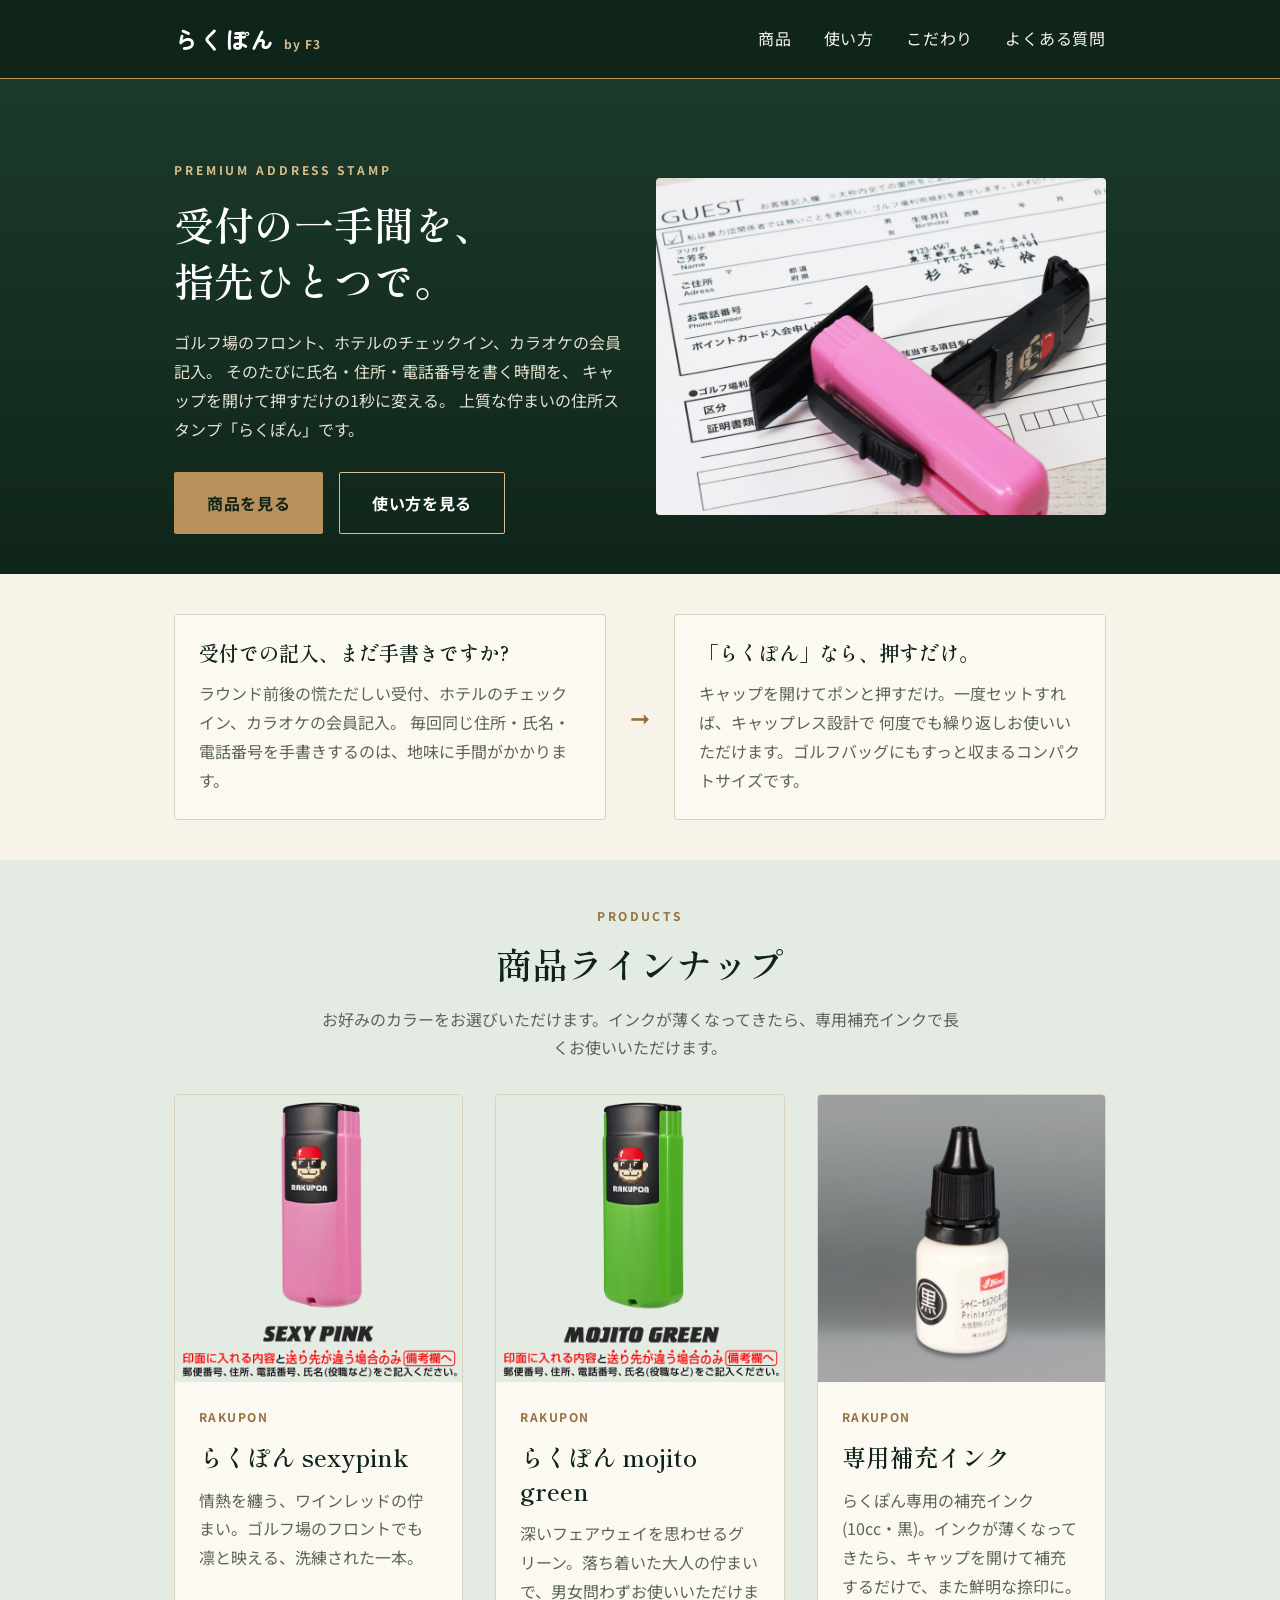
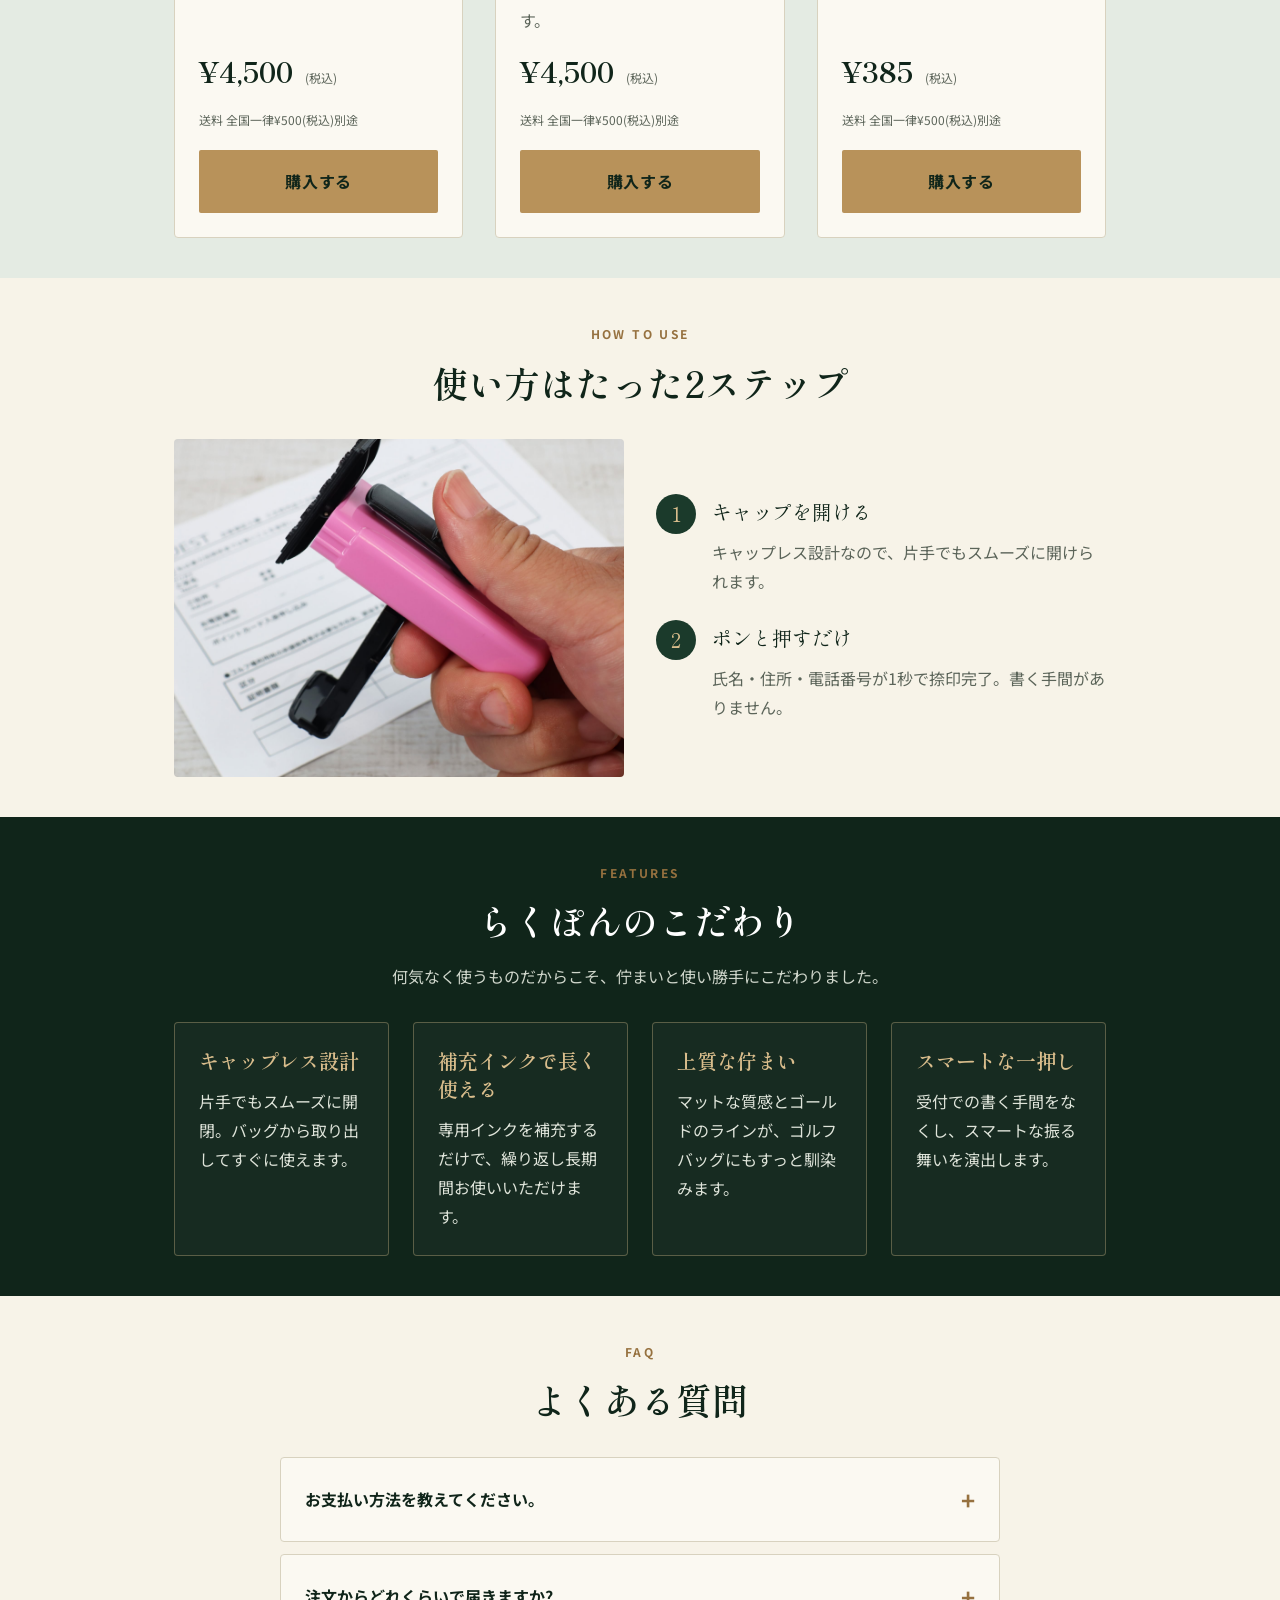
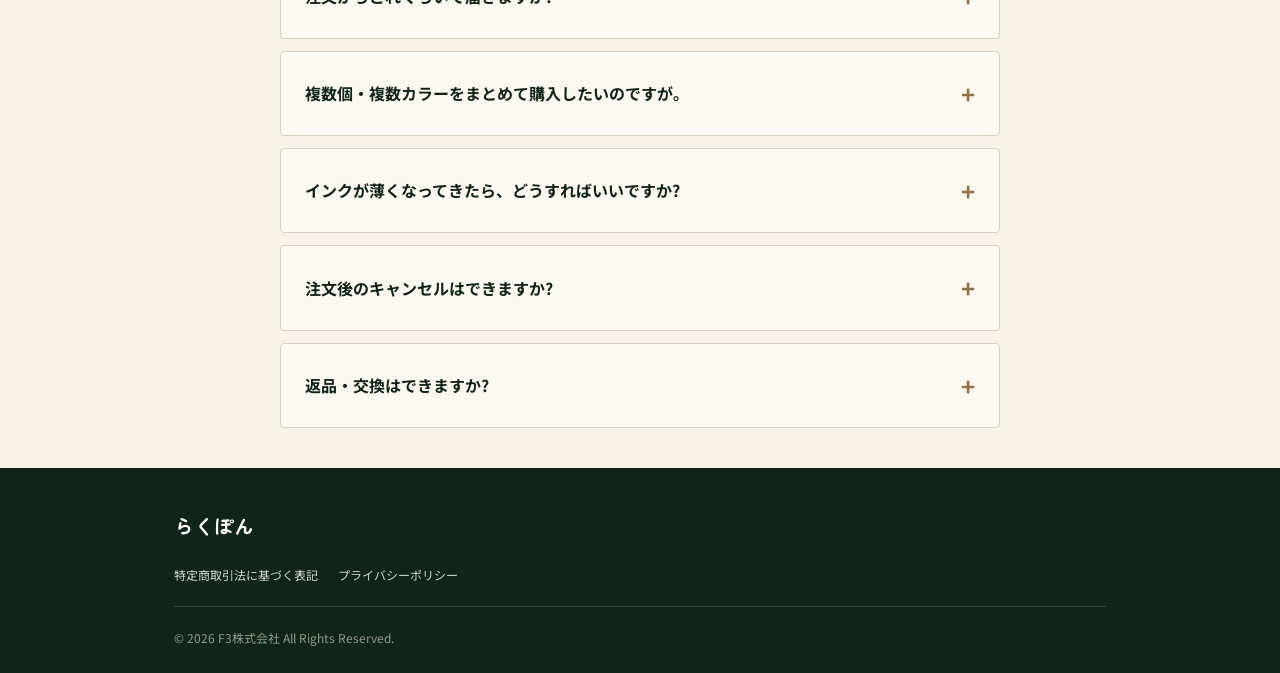
<file: index.html>
<!doctype html>
<html lang="ja">
<head>
<meta charset="UTF-8">
<meta name="viewport" content="width=device-width, initial-scale=1.0">
<title>らくぽん | ゴルフ場でも1秒で受付。上質な住所スタンプ</title>
<meta name="description" content="ゴルフ場・ホテルのチェックインを1秒で。キャップレスで繰り返し使える、上質な住所スタンプ「らくぽん」。sexypink・mojito green・専用補充インクをご用意。">

<!-- ============================================================
     Google Analytics 4 (GA4) 計測タグ
     TODO: GA4プロパティ作成後、下記2箇所の G-49DW82TN3H を
           実際の測定IDに差し替える。
     ============================================================ -->
<script async src="https://www.googletagmanager.com/gtag/js?id=G-49DW82TN3H"></script>
<script>
  window.dataLayer = window.dataLayer || [];
  function gtag(){dataLayer.push(arguments);}
  gtag('js', new Date());
  gtag('config', 'G-49DW82TN3H');
  gtag('config', 'G-DXY9B1ZLJ8');
</script>

<link rel="preconnect" href="https://fonts.googleapis.com">
<link rel="preconnect" href="https://fonts.gstatic.com" crossorigin>
<link href="https://fonts.googleapis.com/css2?family=Shippori+Mincho:wght@500;600;700&amp;family=Noto+Sans+JP:wght@400;500;700&amp;family=Zen+Maru+Gothic:wght@500;700;900&amp;display=swap" rel="stylesheet">
<link rel="stylesheet" href="css/style.css">
</head>
<body>

<header class="site-header">
  <div class="container header-inner">
    <a href="index.html" class="logo">らくぽん <span class="logo-sub">by F3</span></a>
    <nav class="site-nav">
      <a href="#products">商品</a>
      <a href="#howto">使い方</a>
      <a href="#features">こだわり</a>
      <a href="#faq">よくある質問</a>
      <a href="order.html" id="cartNavLink" class="cart-nav-link" style="display:none;">🛒 カート(<span id="cartNavCount">0</span>)</a>
    </nav>
  </div>
</header>

<main>

  <!-- ヒーローセクション -->
  <section class="hero" id="top">
    <div class="container hero-inner">
      <div class="hero-copy">
        <span class="hero-eyebrow">PREMIUM ADDRESS STAMP</span>
        <h1 class="hero-title">受付の一手間を、<br>指先ひとつで。</h1>
        <p class="hero-lead">
          ゴルフ場のフロント、ホテルのチェックイン、カラオケの会員記入。
          そのたびに氏名・住所・電話番号を書く時間を、
          キャップを開けて押すだけの1秒に変える。
          上質な佇まいの住所スタンプ「らくぽん」です。
        </p>
        <div class="hero-cta">
          <a href="#products" class="btn btn-primary">商品を見る</a>
          <a href="#howto" class="btn btn-outline">使い方を見る</a>
        </div>
      </div>
      <div class="hero-media">
        <!-- TODO: designerサブ秘書が生成するメインビジュアルに自動で差し替わります -->
        <img src="images/hero.png" alt="ゴルフ場のフロントで使われる住所スタンプ「らくぽん」のイメージ">
      </div>
    </div>
  </section>

  <!-- 問題提起 → 解決策 -->
  <section class="problem-solution">
    <div class="container">
      <div class="ps-card">
        <h3>受付での記入、まだ手書きですか?</h3>
        <p>
          ラウンド前後の慌ただしい受付、ホテルのチェックイン、カラオケの会員記入。
          毎回同じ住所・氏名・電話番号を手書きするのは、地味に手間がかかります。
        </p>
      </div>
      <div class="ps-arrow" aria-hidden="true">&#10142;</div>
      <div class="ps-card">
        <h3>「らくぽん」なら、押すだけ。</h3>
        <p>
          キャップを開けてポンと押すだけ。一度セットすれば、キャップレス設計で
          何度でも繰り返しお使いいただけます。ゴルフバッグにもすっと収まるコンパクトサイズです。
        </p>
      </div>
    </div>
  </section>

  <!-- 商品セクション -->
  <section class="products" id="products">
    <div class="container">
      <div class="section-head">
        <span class="section-eyebrow">PRODUCTS</span>
        <h2 class="section-title">商品ラインナップ</h2>
        <p class="section-lead">
          お好みのカラーをお選びいただけます。インクが薄くなってきたら、専用補充インクで長くお使いいただけます。
        </p>
      </div>

      <div class="product-grid">

        <!-- 商品1: sexypink -->
        <article class="product-card" data-product="sexypink">
          <div class="product-media">
            <span class="product-badge soldout-badge">SOLD OUT</span>
            <img src="images/product_sexypink.png" alt="らくぽん sexypink(ワインレッドの住所スタンプ)">
          </div>
          <div class="product-body">
            <span class="product-name-en">RAKUPON</span>
            <h3 class="product-name">らくぽん sexypink</h3>
            <p class="product-desc">
              情熱を纏う、ワインレッドの佇まい。ゴルフ場のフロントでも凛と映える、洗練された一本。
            </p>
            <div class="product-price-row">
              <span class="product-price">&yen;4,500</span>
              <span class="product-price-tax">(税込)</span>
            </div>
            <span class="product-shipping">送料 全国一律&yen;500(税込)別途</span>
            <!-- 注文フォーム(order.html)へ遷移。刻印内容の入力後にSquare決済へ進む(2026-08-31変更) -->
            <a href="order.html?color=sexypink"
               class="btn btn-primary buy-button"
               data-product="sexypink"
               data-price="4500"
               data-gtm-event="purchase_click">購入する</a>
          </div>
        </article>

        <!-- 商品2: mojito green -->
        <article class="product-card" data-product="mojitogreen">
          <div class="product-media">
            <span class="product-badge soldout-badge">SOLD OUT</span>
            <img src="images/product_mojitogreen.png" alt="らくぽん mojito green(深いグリーンの住所スタンプ)">
          </div>
          <div class="product-body">
            <span class="product-name-en">RAKUPON</span>
            <h3 class="product-name">らくぽん mojito green</h3>
            <p class="product-desc">
              深いフェアウェイを思わせるグリーン。落ち着いた大人の佇まいで、男女問わずお使いいただけます。
            </p>
            <div class="product-price-row">
              <span class="product-price">&yen;4,500</span>
              <span class="product-price-tax">(税込)</span>
            </div>
            <span class="product-shipping">送料 全国一律&yen;500(税込)別途</span>
            <!-- 注文フォーム(order.html)へ遷移。刻印内容の入力後にSquare決済へ進む(2026-08-31変更) -->
            <a href="order.html?color=mojitogreen"
               class="btn btn-primary buy-button"
               data-product="mojitogreen"
               data-price="4500"
               data-gtm-event="purchase_click">購入する</a>
          </div>
        </article>

        <!-- 商品3: 専用補充インク -->
        <article class="product-card" data-product="ink">
          <div class="product-media">
            <span class="product-badge soldout-badge">SOLD OUT</span>
            <img src="images/product_ink.png" alt="らくぽん専用補充インク(10cc・黒)">
          </div>
          <div class="product-body">
            <span class="product-name-en">RAKUPON</span>
            <h3 class="product-name">専用補充インク</h3>
            <p class="product-desc">
              らくぽん専用の補充インク(10cc・黒)。インクが薄くなってきたら、キャップを開けて補充するだけで、また鮮明な捺印に。
            </p>
            <div class="product-price-row">
              <span class="product-price">&yen;385</span>
              <span class="product-price-tax">(税込)</span>
            </div>
            <span class="product-shipping">送料 全国一律&yen;500(税込)別途</span>
            <!-- 注文フォーム(order.html)へ遷移。配送先入力後にSquare決済へ進む(2026-09-07変更) -->
            <a href="order.html?product=ink"
               class="btn btn-primary buy-button"
               data-product="ink"
               data-price="385"
               data-gtm-event="purchase_click">購入する</a>
          </div>
        </article>

      </div>
    </div>
  </section>

  <!-- 使い方セクション -->
  <section class="howto" id="howto">
    <div class="container">
      <div class="section-head">
        <span class="section-eyebrow">HOW TO USE</span>
        <h2 class="section-title">使い方はたった2ステップ</h2>
      </div>
      <div class="howto-inner">
        <div class="howto-media">
          <!-- TODO: designerサブ秘書が生成する使い方図解に自動で差し替わります -->
          <img src="images/howto.png" alt="らくぽんの使い方2ステップの図解">
        </div>
        <div class="howto-steps">
          <div class="howto-step">
            <span class="howto-step-number">1</span>
            <div>
              <p class="howto-step-title">キャップを開ける</p>
              <p class="howto-step-text">キャップレス設計なので、片手でもスムーズに開けられます。</p>
            </div>
          </div>
          <div class="howto-step">
            <span class="howto-step-number">2</span>
            <div>
              <p class="howto-step-title">ポンと押すだけ</p>
              <p class="howto-step-text">氏名・住所・電話番号が1秒で捺印完了。書く手間がありません。</p>
            </div>
          </div>
        </div>
      </div>
    </div>
  </section>

  <!-- こだわり(メリット)セクション -->
  <section class="features" id="features">
    <div class="container">
      <div class="section-head">
        <span class="section-eyebrow">FEATURES</span>
        <h2 class="section-title">らくぽんのこだわり</h2>
        <p class="section-lead">
          何気なく使うものだからこそ、佇まいと使い勝手にこだわりました。
        </p>
      </div>
      <div class="feature-grid">
        <div class="feature-card">
          <h3>キャップレス設計</h3>
          <p>片手でもスムーズに開閉。バッグから取り出してすぐに使えます。</p>
        </div>
        <div class="feature-card">
          <h3>補充インクで長く使える</h3>
          <p>専用インクを補充するだけで、繰り返し長期間お使いいただけます。</p>
        </div>
        <div class="feature-card">
          <h3>上質な佇まい</h3>
          <p>マットな質感とゴールドのラインが、ゴルフバッグにもすっと馴染みます。</p>
        </div>
        <div class="feature-card">
          <h3>スマートな一押し</h3>
          <p>受付での書く手間をなくし、スマートな振る舞いを演出します。</p>
        </div>
      </div>
    </div>
  </section>

  <!-- FAQ -->
  <section class="faq" id="faq">
    <div class="container">
      <div class="section-head">
        <span class="section-eyebrow">FAQ</span>
        <h2 class="section-title">よくある質問</h2>
      </div>
      <div class="faq-list">
        <details class="faq-item">
          <summary>お支払い方法を教えてください。</summary>
          <p class="faq-answer">
            クレジットカード(Visa・Mastercard・JCB・American Express 等)でのお支払いに対応しています。
            決済はSquare社の安全な決済ページで行われ、カード情報が当サイトに保存されることはありません。
          </p>
        </details>
        <details class="faq-item">
          <summary>注文からどれくらいで届きますか?</summary>
          <p class="faq-answer">
            ご注文確認後、7営業日以内に発送いたします。
          </p>
        </details>
        <details class="faq-item">
          <summary>複数個・複数カラーをまとめて購入したいのですが。</summary>
          <p class="faq-answer">
            ご購入いただけます。商品ページの「購入する」から入力を進めたあと、「カートに追加して他の色も選ぶ」ボタンで続けて他の商品もお選びいただけます。最後にまとめて1回のお支払いで決済が完了し、送料もご注文全体で&yen;500(税込)のみです。
          </p>
        </details>
        <details class="faq-item">
          <summary>インクが薄くなってきたら、どうすればいいですか?</summary>
          <p class="faq-answer">
            専用補充インクをご購入いただき、キャップを開けて補充してください。補充インク1本で、繰り返し長くお使いいただけます。
          </p>
        </details>
        <details class="faq-item">
          <summary>注文後のキャンセルはできますか?</summary>
          <p class="faq-answer">
            誠に申し訳ございませんが、ご注文はお客様ごとの刻印内容(お名前・住所等)で製作するため、ご注文後のキャンセルはお受けできません。決済にお進みいただく前に、入力内容を今一度ご確認ください。
          </p>
        </details>
        <details class="faq-item">
          <summary>返品・交換はできますか?</summary>
          <p class="faq-answer">
            返品・交換に関する条件は<a href="tokushoho.html">特定商取引法に基づく表記</a>をご確認ください。
          </p>
        </details>
      </div>
    </div>
  </section>

</main>

<footer class="site-footer">
  <div class="container footer-inner">
    <div class="footer-brand">らくぽん</div>
    <nav class="footer-links">
      <a href="tokushoho.html">特定商取引法に基づく表記</a>
      <a href="privacy.html">プライバシーポリシー</a>
    </nav>
    <p class="footer-copy">&copy; 2026 F3株式会社 All Rights Reserved.</p>
  </div>
</footer>

<script src="js/main.js"></script>
</body>
</html>
</file>
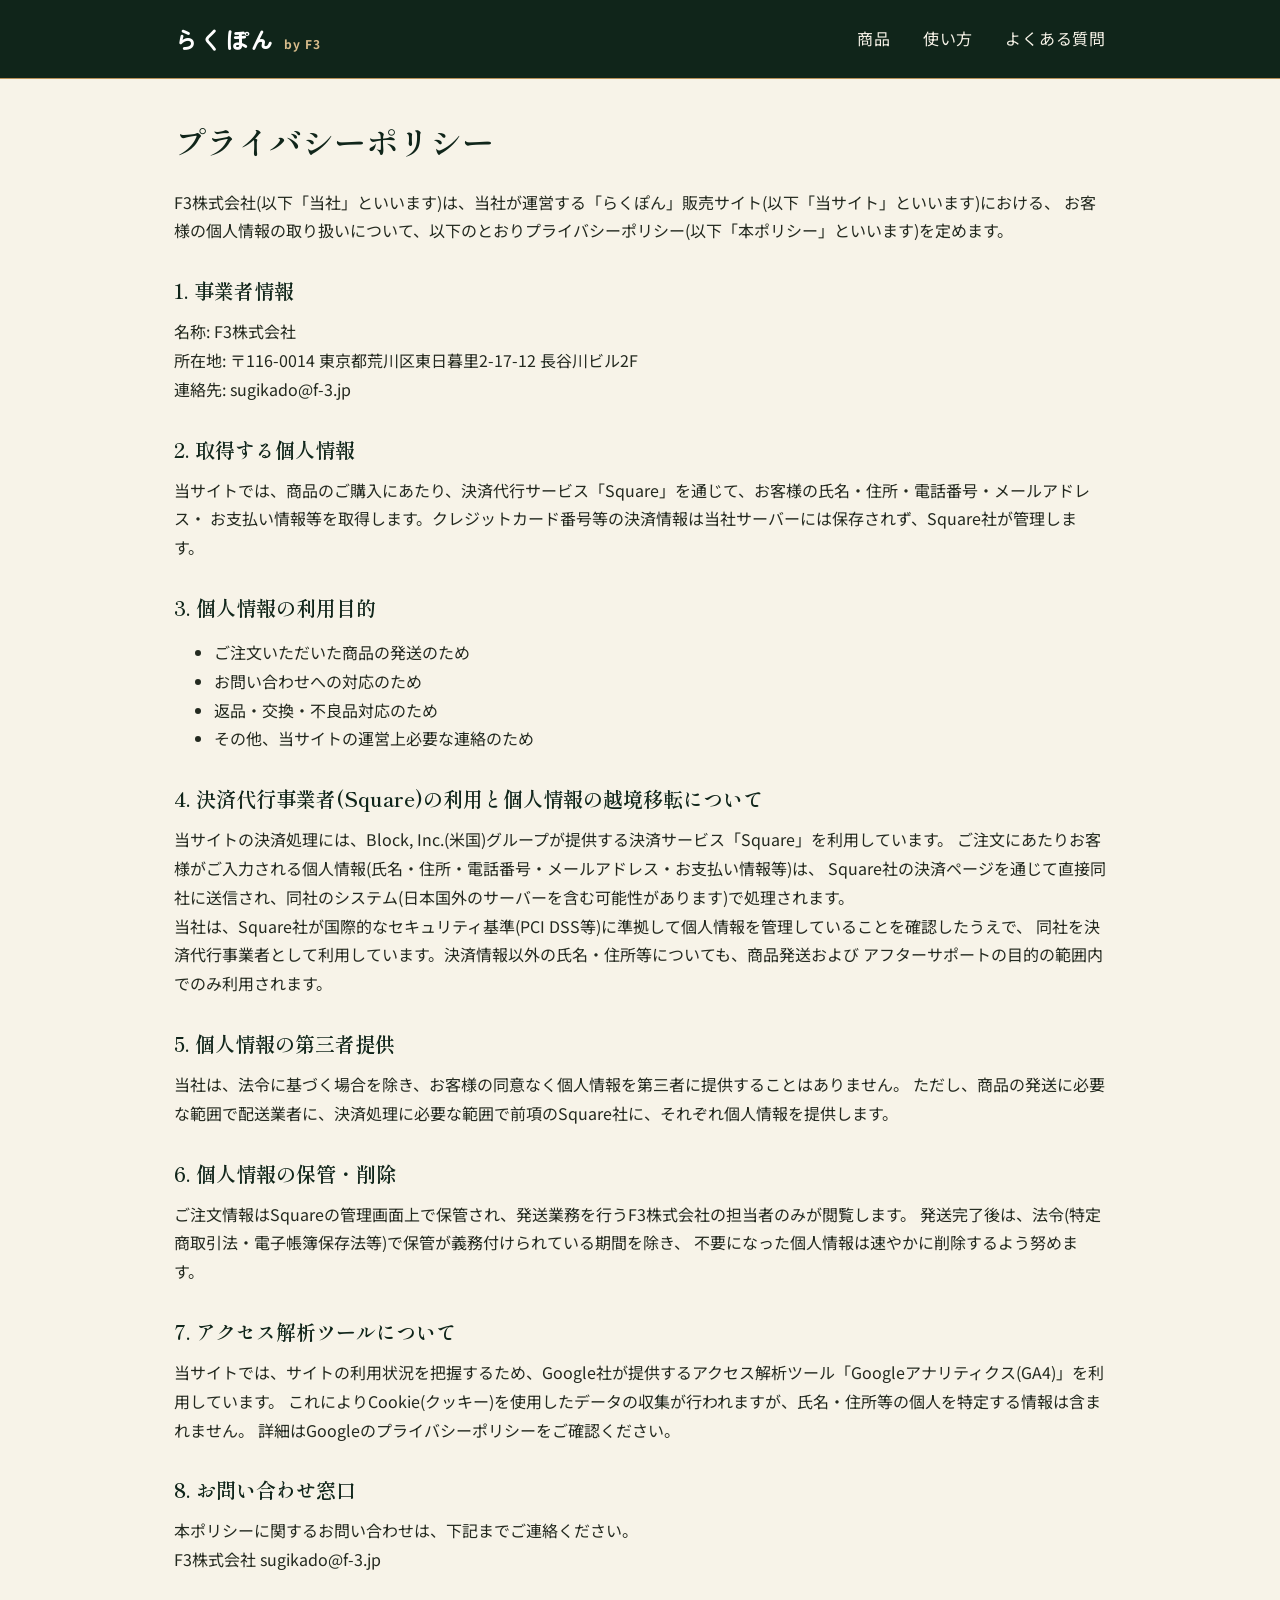
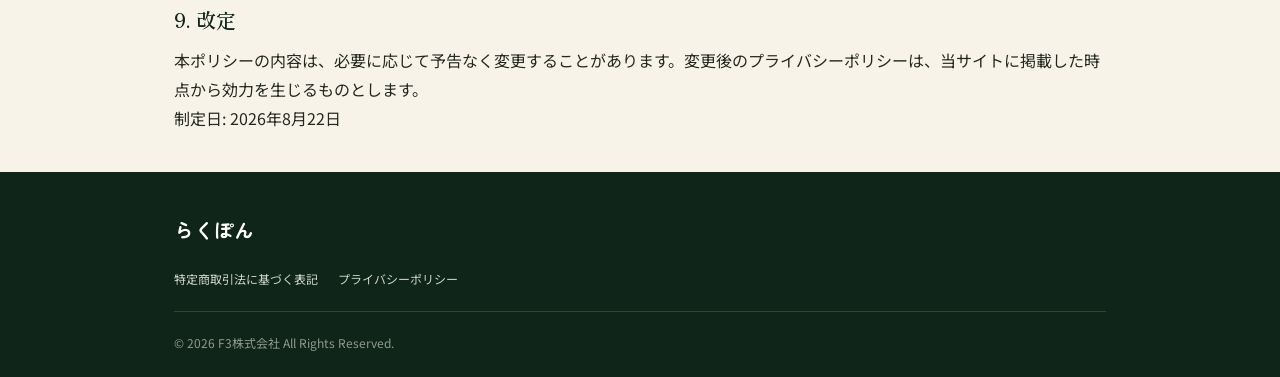
<file: privacy.html>
<!doctype html>
<html lang="ja">
<head>
<meta charset="UTF-8">
<meta name="viewport" content="width=device-width, initial-scale=1.0">
<title>プライバシーポリシー | らくぽん</title>

<!-- ============================================================
     Google Analytics 4 (GA4) 計測タグ
     TODO: GA4プロパティ作成後、下記の G-49DW82TN3H を
           実際の測定IDに差し替える。
     ============================================================ -->
<script async src="https://www.googletagmanager.com/gtag/js?id=G-49DW82TN3H"></script>
<script>
  window.dataLayer = window.dataLayer || [];
  function gtag(){dataLayer.push(arguments);}
  gtag('js', new Date());
  gtag('config', 'G-49DW82TN3H');
  gtag('config', 'G-DXY9B1ZLJ8');
</script>

<link rel="preconnect" href="https://fonts.googleapis.com">
<link rel="preconnect" href="https://fonts.gstatic.com" crossorigin>
<link href="https://fonts.googleapis.com/css2?family=Shippori+Mincho:wght@500;600;700&amp;family=Noto+Sans+JP:wght@400;500;700&amp;family=Zen+Maru+Gothic:wght@500;700;900&amp;display=swap" rel="stylesheet">
<link rel="stylesheet" href="css/style.css">
</head>
<body>

<header class="site-header">
  <div class="container header-inner">
    <a href="index.html" class="logo">らくぽん <span class="logo-sub">by F3</span></a>
    <nav class="site-nav">
      <a href="index.html#products">商品</a>
      <a href="index.html#howto">使い方</a>
      <a href="index.html#faq">よくある質問</a>
    </nav>
  </div>
</header>

<main class="simple-page">
  <div class="container">
    <h1>プライバシーポリシー</h1>

    <!--
      印鑑注文フォームのプライバシーポリシーを参考に、らくぽん向けに調整。
      Squareを通じた個人情報の越境移転に関する記述は、正式な法律相談ではなく
      一般的なひな形文言です。実際の運用開始前に一度目を通しておくことを推奨します
      (要件定義書 未決事項#16)。
    -->

    <p>
      F3株式会社(以下「当社」といいます)は、当社が運営する「らくぽん」販売サイト(以下「当サイト」といいます)における、
      お客様の個人情報の取り扱いについて、以下のとおりプライバシーポリシー(以下「本ポリシー」といいます)を定めます。
    </p>

    <h2>1. 事業者情報</h2>
    <p>
      名称: F3株式会社<br>
      所在地: 〒116-0014 東京都荒川区東日暮里2-17-12 長谷川ビル2F<br>
      連絡先: sugikado@f-3.jp
    </p>

    <h2>2. 取得する個人情報</h2>
    <p>
      当サイトでは、商品のご購入にあたり、決済代行サービス「Square」を通じて、お客様の氏名・住所・電話番号・メールアドレス・
      お支払い情報等を取得します。クレジットカード番号等の決済情報は当社サーバーには保存されず、Square社が管理します。
    </p>

    <h2>3. 個人情報の利用目的</h2>
    <ul>
      <li>ご注文いただいた商品の発送のため</li>
      <li>お問い合わせへの対応のため</li>
      <li>返品・交換・不良品対応のため</li>
      <li>その他、当サイトの運営上必要な連絡のため</li>
    </ul>

    <h2>4. 決済代行事業者(Square)の利用と個人情報の越境移転について</h2>
    <p>
      当サイトの決済処理には、Block, Inc.(米国)グループが提供する決済サービス「Square」を利用しています。
      ご注文にあたりお客様がご入力される個人情報(氏名・住所・電話番号・メールアドレス・お支払い情報等)は、
      Square社の決済ページを通じて直接同社に送信され、同社のシステム(日本国外のサーバーを含む可能性があります)で処理されます。
    </p>
    <p>
      当社は、Square社が国際的なセキュリティ基準(PCI DSS等)に準拠して個人情報を管理していることを確認したうえで、
      同社を決済代行事業者として利用しています。決済情報以外の氏名・住所等についても、商品発送および
      アフターサポートの目的の範囲内でのみ利用されます。
    </p>

    <h2>5. 個人情報の第三者提供</h2>
    <p>
      当社は、法令に基づく場合を除き、お客様の同意なく個人情報を第三者に提供することはありません。
      ただし、商品の発送に必要な範囲で配送業者に、決済処理に必要な範囲で前項のSquare社に、それぞれ個人情報を提供します。
    </p>

    <h2>6. 個人情報の保管・削除</h2>
    <p>
      ご注文情報はSquareの管理画面上で保管され、発送業務を行うF3株式会社の担当者のみが閲覧します。
      発送完了後は、法令(特定商取引法・電子帳簿保存法等)で保管が義務付けられている期間を除き、
      不要になった個人情報は速やかに削除するよう努めます。
    </p>

    <h2>7. アクセス解析ツールについて</h2>
    <p>
      当サイトでは、サイトの利用状況を把握するため、Google社が提供するアクセス解析ツール「Googleアナリティクス(GA4)」を利用しています。
      これによりCookie(クッキー)を使用したデータの収集が行われますが、氏名・住所等の個人を特定する情報は含まれません。
      詳細は<a href="https://policies.google.com/privacy?hl=ja" target="_blank" rel="noopener">Googleのプライバシーポリシー</a>をご確認ください。
    </p>

    <h2>8. お問い合わせ窓口</h2>
    <p>
      本ポリシーに関するお問い合わせは、下記までご連絡ください。<br>
      F3株式会社 sugikado@f-3.jp
    </p>

    <h2>9. 改定</h2>
    <p>
      本ポリシーの内容は、必要に応じて予告なく変更することがあります。変更後のプライバシーポリシーは、当サイトに掲載した時点から効力を生じるものとします。
    </p>

    <p>制定日: 2026年8月22日</p>
  </div>
</main>

<footer class="site-footer">
  <div class="container footer-inner">
    <div class="footer-brand">らくぽん</div>
    <nav class="footer-links">
      <a href="tokushoho.html">特定商取引法に基づく表記</a>
      <a href="privacy.html">プライバシーポリシー</a>
    </nav>
    <p class="footer-copy">&copy; 2026 F3株式会社 All Rights Reserved.</p>
  </div>
</footer>

</body>
</html>
</file>
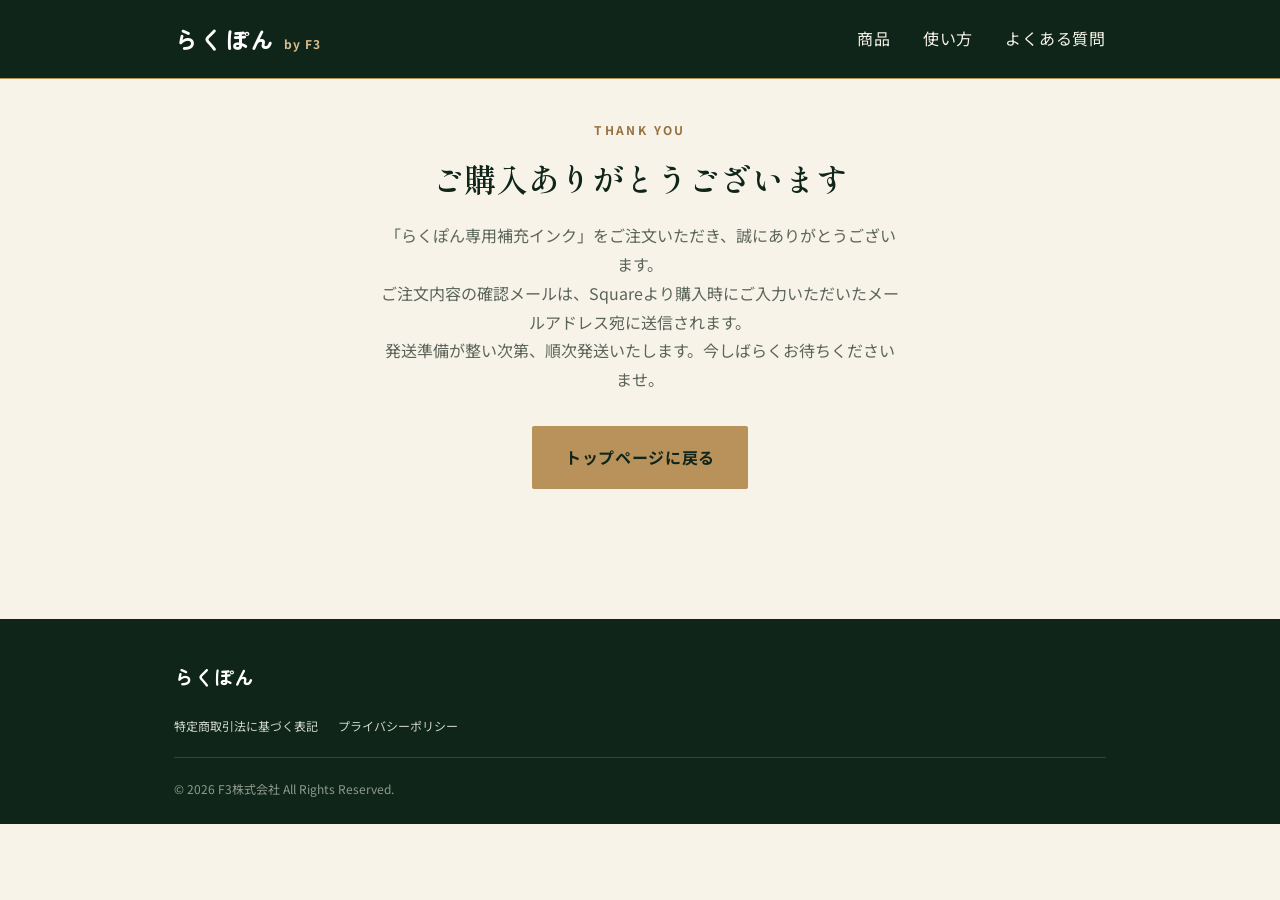
<file: thanks-ink.html>
<!doctype html>
<html lang="ja">
<head>
<meta charset="UTF-8">
<meta name="viewport" content="width=device-width, initial-scale=1.0">
<title>ご購入ありがとうございます | らくぽん</title>
<meta name="robots" content="noindex">

<!-- ============================================================
     Google Analytics 4 (GA4) 計測タグ
     TODO: GA4プロパティ作成後、下記の G-49DW82TN3H を
           実際の測定IDに差し替える。
     ============================================================ -->
<script async src="https://www.googletagmanager.com/gtag/js?id=G-49DW82TN3H"></script>
<script>
  window.dataLayer = window.dataLayer || [];
  function gtag(){dataLayer.push(arguments);}
  gtag('js', new Date());
  gtag('config', 'G-49DW82TN3H');
  gtag('config', 'G-DXY9B1ZLJ8');

  /*
    決済完了コンバージョン計測。
    Squareの決済リンクで「決済完了後のリダイレクトURL」に
    このページ(thanks-ink.html)を設定することで、
    このページの到達 = 購入完了として計測される想定。
    value(合計金額)は商品代金385円+送料500円=885円。
    実際の割引・送料変更があった場合はこの値も見直すこと。
  */
  gtag('event', 'purchase_complete', {
    item_name: 'ink',
    value: 885,
    currency: 'JPY'
  });
</script>

<link rel="preconnect" href="https://fonts.googleapis.com">
<link rel="preconnect" href="https://fonts.gstatic.com" crossorigin>
<link href="https://fonts.googleapis.com/css2?family=Shippori+Mincho:wght@500;600;700&amp;family=Noto+Sans+JP:wght@400;500;700&amp;family=Zen+Maru+Gothic:wght@500;700;900&amp;display=swap" rel="stylesheet">
<link rel="stylesheet" href="css/style.css">
</head>
<body>

<header class="site-header">
  <div class="container header-inner">
    <a href="index.html" class="logo">らくぽん <span class="logo-sub">by F3</span></a>
    <nav class="site-nav">
      <a href="index.html#products">商品</a>
      <a href="index.html#howto">使い方</a>
      <a href="index.html#faq">よくある質問</a>
    </nav>
  </div>
</header>

<main class="simple-page">
  <div class="container thanks-hero">
    <span class="eyebrow">THANK YOU</span>
    <h1>ご購入ありがとうございます</h1>
    <p>
      「らくぽん専用補充インク」をご注文いただき、誠にありがとうございます。<br>
      ご注文内容の確認メールは、Squareより購入時にご入力いただいたメールアドレス宛に送信されます。<br>
      発送準備が整い次第、順次発送いたします。今しばらくお待ちくださいませ。
    </p>
    <a href="index.html" class="btn btn-primary">トップページに戻る</a>
  </div>
</main>

<footer class="site-footer">
  <div class="container footer-inner">
    <div class="footer-brand">らくぽん</div>
    <nav class="footer-links">
      <a href="tokushoho.html">特定商取引法に基づく表記</a>
      <a href="privacy.html">プライバシーポリシー</a>
    </nav>
    <p class="footer-copy">&copy; 2026 F3株式会社 All Rights Reserved.</p>
  </div>
</footer>

</body>
</html>
</file>
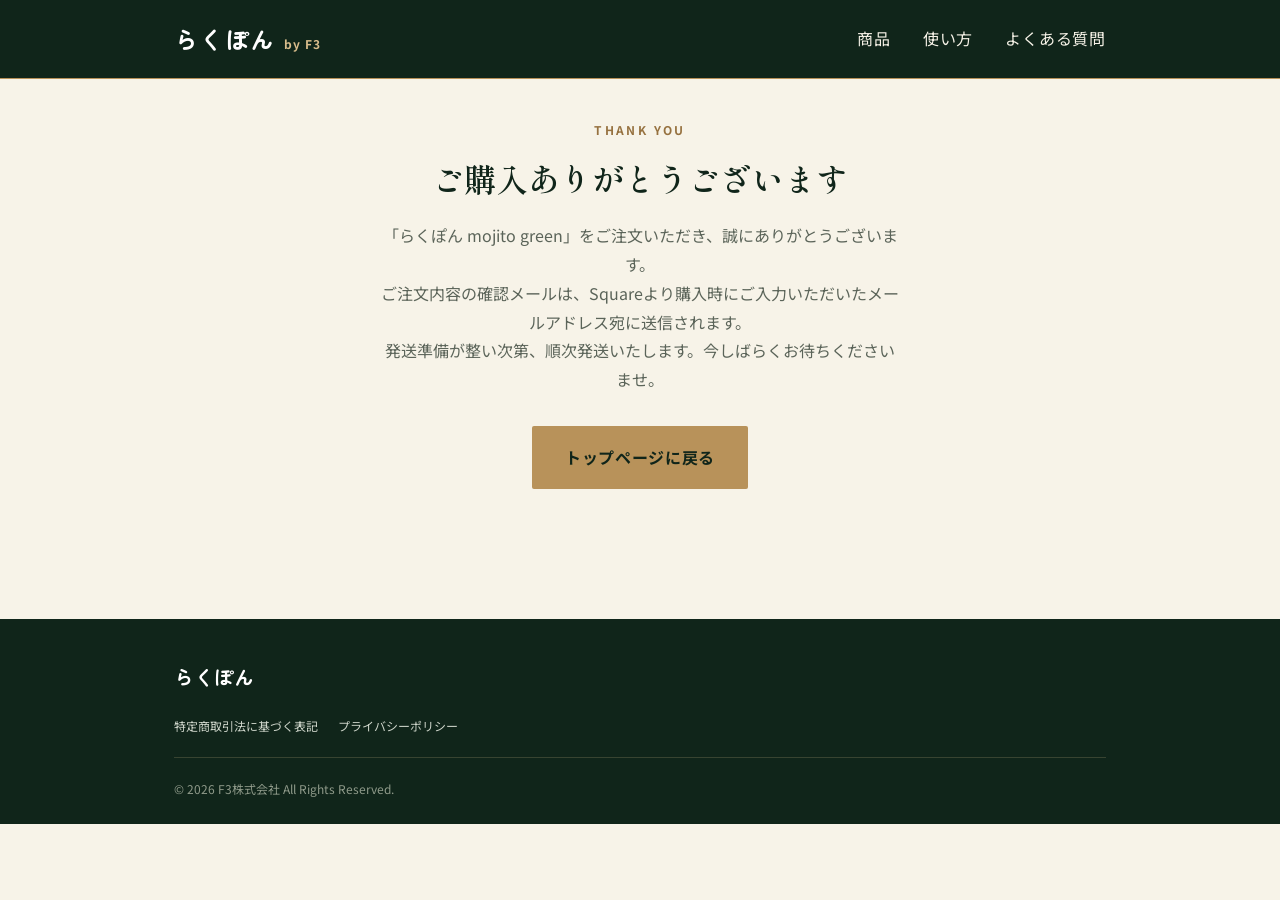
<file: thanks-mojitogreen.html>
<!doctype html>
<html lang="ja">
<head>
<meta charset="UTF-8">
<meta name="viewport" content="width=device-width, initial-scale=1.0">
<title>ご購入ありがとうございます | らくぽん</title>
<meta name="robots" content="noindex">

<!-- ============================================================
     Google Analytics 4 (GA4) 計測タグ
     TODO: GA4プロパティ作成後、下記の G-49DW82TN3H を
           実際の測定IDに差し替える。
     ============================================================ -->
<script async src="https://www.googletagmanager.com/gtag/js?id=G-49DW82TN3H"></script>
<script>
  window.dataLayer = window.dataLayer || [];
  function gtag(){dataLayer.push(arguments);}
  gtag('js', new Date());
  gtag('config', 'G-49DW82TN3H');
  gtag('config', 'G-DXY9B1ZLJ8');

  /*
    決済完了コンバージョン計測。
    Squareの決済リンクで「決済完了後のリダイレクトURL」に
    このページ(thanks-mojitogreen.html)を設定することで、
    このページの到達 = 購入完了として計測される想定。
    value(合計金額)は商品代金4,500円+送料500円=5,000円。
    実際の割引・送料変更があった場合はこの値も見直すこと。
  */
  gtag('event', 'purchase_complete', {
    item_name: 'mojitogreen',
    value: 5000,
    currency: 'JPY'
  });
</script>

<link rel="preconnect" href="https://fonts.googleapis.com">
<link rel="preconnect" href="https://fonts.gstatic.com" crossorigin>
<link href="https://fonts.googleapis.com/css2?family=Shippori+Mincho:wght@500;600;700&amp;family=Noto+Sans+JP:wght@400;500;700&amp;family=Zen+Maru+Gothic:wght@500;700;900&amp;display=swap" rel="stylesheet">
<link rel="stylesheet" href="css/style.css">
</head>
<body>

<header class="site-header">
  <div class="container header-inner">
    <a href="index.html" class="logo">らくぽん <span class="logo-sub">by F3</span></a>
    <nav class="site-nav">
      <a href="index.html#products">商品</a>
      <a href="index.html#howto">使い方</a>
      <a href="index.html#faq">よくある質問</a>
    </nav>
  </div>
</header>

<main class="simple-page">
  <div class="container thanks-hero">
    <span class="eyebrow">THANK YOU</span>
    <h1>ご購入ありがとうございます</h1>
    <p>
      「らくぽん mojito green」をご注文いただき、誠にありがとうございます。<br>
      ご注文内容の確認メールは、Squareより購入時にご入力いただいたメールアドレス宛に送信されます。<br>
      発送準備が整い次第、順次発送いたします。今しばらくお待ちくださいませ。
    </p>
    <a href="index.html" class="btn btn-primary">トップページに戻る</a>
  </div>
</main>

<footer class="site-footer">
  <div class="container footer-inner">
    <div class="footer-brand">らくぽん</div>
    <nav class="footer-links">
      <a href="tokushoho.html">特定商取引法に基づく表記</a>
      <a href="privacy.html">プライバシーポリシー</a>
    </nav>
    <p class="footer-copy">&copy; 2026 F3株式会社 All Rights Reserved.</p>
  </div>
</footer>

</body>
</html>
</file>
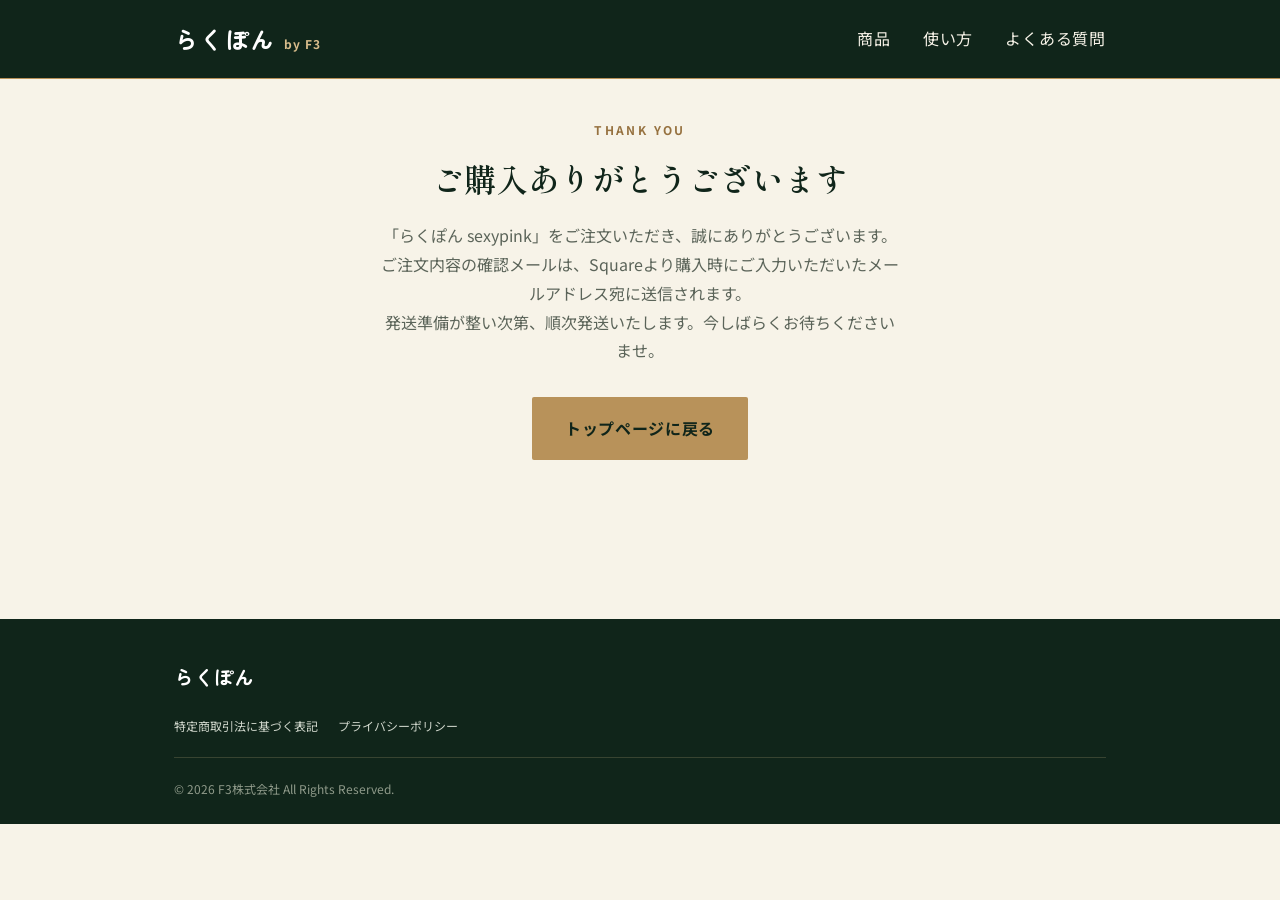
<file: thanks-sexypink.html>
<!doctype html>
<html lang="ja">
<head>
<meta charset="UTF-8">
<meta name="viewport" content="width=device-width, initial-scale=1.0">
<title>ご購入ありがとうございます | らくぽん</title>
<meta name="robots" content="noindex">

<!-- ============================================================
     Google Analytics 4 (GA4) 計測タグ
     TODO: GA4プロパティ作成後、下記の G-49DW82TN3H を
           実際の測定IDに差し替える。
     ============================================================ -->
<script async src="https://www.googletagmanager.com/gtag/js?id=G-49DW82TN3H"></script>
<script>
  window.dataLayer = window.dataLayer || [];
  function gtag(){dataLayer.push(arguments);}
  gtag('js', new Date());
  gtag('config', 'G-49DW82TN3H');
  gtag('config', 'G-DXY9B1ZLJ8');

  /*
    決済完了コンバージョン計測。
    Squareの決済リンクで「決済完了後のリダイレクトURL」に
    このページ(thanks-sexypink.html)を設定することで、
    このページの到達 = 購入完了として計測される想定。
    value(合計金額)は商品代金4,500円+送料500円=5,000円。
    実際の割引・送料変更があった場合はこの値も見直すこと。
  */
  gtag('event', 'purchase_complete', {
    item_name: 'sexypink',
    value: 5000,
    currency: 'JPY'
  });
</script>

<link rel="preconnect" href="https://fonts.googleapis.com">
<link rel="preconnect" href="https://fonts.gstatic.com" crossorigin>
<link href="https://fonts.googleapis.com/css2?family=Shippori+Mincho:wght@500;600;700&amp;family=Noto+Sans+JP:wght@400;500;700&amp;family=Zen+Maru+Gothic:wght@500;700;900&amp;display=swap" rel="stylesheet">
<link rel="stylesheet" href="css/style.css">
</head>
<body>

<header class="site-header">
  <div class="container header-inner">
    <a href="index.html" class="logo">らくぽん <span class="logo-sub">by F3</span></a>
    <nav class="site-nav">
      <a href="index.html#products">商品</a>
      <a href="index.html#howto">使い方</a>
      <a href="index.html#faq">よくある質問</a>
    </nav>
  </div>
</header>

<main class="simple-page">
  <div class="container thanks-hero">
    <span class="eyebrow">THANK YOU</span>
    <h1>ご購入ありがとうございます</h1>
    <p>
      「らくぽん sexypink」をご注文いただき、誠にありがとうございます。<br>
      ご注文内容の確認メールは、Squareより購入時にご入力いただいたメールアドレス宛に送信されます。<br>
      発送準備が整い次第、順次発送いたします。今しばらくお待ちくださいませ。
    </p>
    <a href="index.html" class="btn btn-primary">トップページに戻る</a>
  </div>
</main>

<footer class="site-footer">
  <div class="container footer-inner">
    <div class="footer-brand">らくぽん</div>
    <nav class="footer-links">
      <a href="tokushoho.html">特定商取引法に基づく表記</a>
      <a href="privacy.html">プライバシーポリシー</a>
    </nav>
    <p class="footer-copy">&copy; 2026 F3株式会社 All Rights Reserved.</p>
  </div>
</footer>

</body>
</html>
</file>
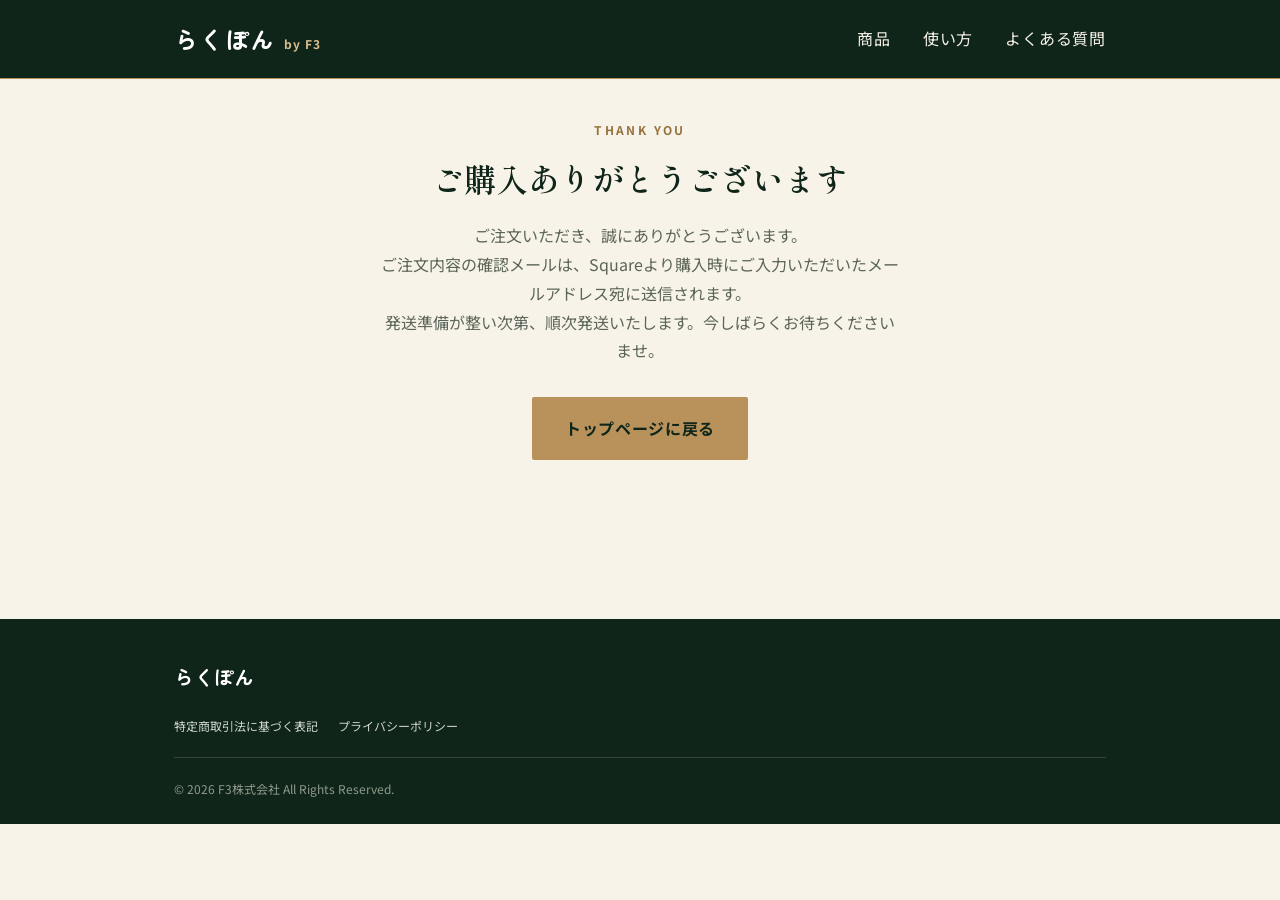
<file: thanks.html>
<!doctype html>
<html lang="ja">
<head>
<meta charset="UTF-8">
<meta name="viewport" content="width=device-width, initial-scale=1.0">
<title>ご購入ありがとうございます | らくぽん</title>
<meta name="robots" content="noindex">

<!-- ============================================================
     Google Analytics 4 (GA4) 計測タグ
     TODO: GA4プロパティ作成後、下記の G-49DW82TN3H を
           実際の測定IDに差し替える。
     ============================================================ -->
<script async src="https://www.googletagmanager.com/gtag/js?id=G-49DW82TN3H"></script>
<script>
  window.dataLayer = window.dataLayer || [];
  function gtag(){dataLayer.push(arguments);}
  gtag('js', new Date());
  gtag('config', 'G-49DW82TN3H');
  gtag('config', 'G-DXY9B1ZLJ8');

  /*
    複数商品(色)をまとめてカート購入した場合の決済完了コンバージョン計測。
    合計金額はGAS側が決済リンク発行時にredirect_urlへ ?total=◯◯ の形で
    付与しているので、それを読み取ってGA4イベントのvalueに使う。
  */
  var params = new URLSearchParams(window.location.search);
  var totalParam = parseInt(params.get('total'), 10);
  gtag('event', 'purchase_complete', {
    item_name: 'cart',
    value: isNaN(totalParam) ? undefined : totalParam,
    currency: 'JPY'
  });
</script>

<link rel="preconnect" href="https://fonts.googleapis.com">
<link rel="preconnect" href="https://fonts.gstatic.com" crossorigin>
<link href="https://fonts.googleapis.com/css2?family=Shippori+Mincho:wght@500;600;700&amp;family=Noto+Sans+JP:wght@400;500;700&amp;family=Zen+Maru+Gothic:wght@500;700;900&amp;display=swap" rel="stylesheet">
<link rel="stylesheet" href="css/style.css">
</head>
<body>

<header class="site-header">
  <div class="container header-inner">
    <a href="index.html" class="logo">らくぽん <span class="logo-sub">by F3</span></a>
    <nav class="site-nav">
      <a href="index.html#products">商品</a>
      <a href="index.html#howto">使い方</a>
      <a href="index.html#faq">よくある質問</a>
    </nav>
  </div>
</header>

<main class="simple-page">
  <div class="container thanks-hero">
    <span class="eyebrow">THANK YOU</span>
    <h1>ご購入ありがとうございます</h1>
    <p>
      ご注文いただき、誠にありがとうございます。<br>
      ご注文内容の確認メールは、Squareより購入時にご入力いただいたメールアドレス宛に送信されます。<br>
      発送準備が整い次第、順次発送いたします。今しばらくお待ちくださいませ。
    </p>
    <a href="index.html" class="btn btn-primary">トップページに戻る</a>
  </div>
</main>

<footer class="site-footer">
  <div class="container footer-inner">
    <div class="footer-brand">らくぽん</div>
    <nav class="footer-links">
      <a href="tokushoho.html">特定商取引法に基づく表記</a>
      <a href="privacy.html">プライバシーポリシー</a>
    </nav>
    <p class="footer-copy">&copy; 2026 F3株式会社 All Rights Reserved.</p>
  </div>
</footer>

</body>
</html>
</file>
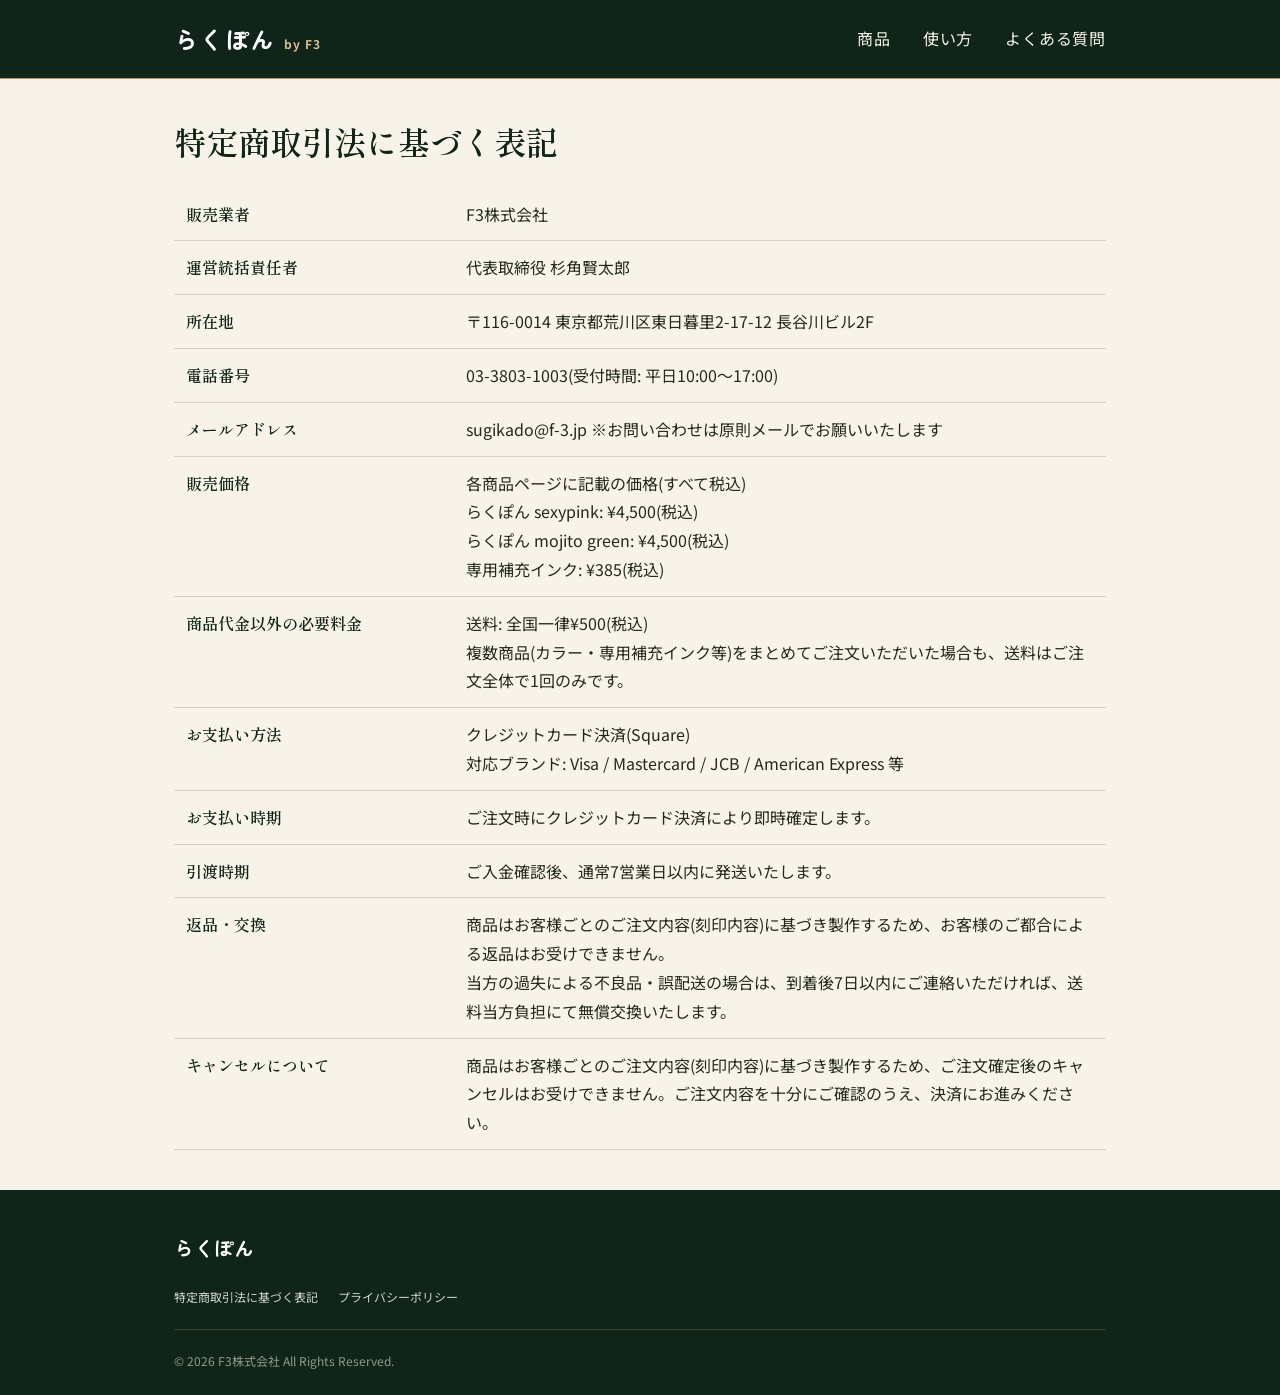
<file: tokushoho.html>
<!doctype html>
<html lang="ja">
<head>
<meta charset="UTF-8">
<meta name="viewport" content="width=device-width, initial-scale=1.0">
<title>特定商取引法に基づく表記 | らくぽん</title>

<!-- ============================================================
     Google Analytics 4 (GA4) 計測タグ
     TODO: GA4プロパティ作成後、下記の G-49DW82TN3H を
           実際の測定IDに差し替える。
     ============================================================ -->
<script async src="https://www.googletagmanager.com/gtag/js?id=G-49DW82TN3H"></script>
<script>
  window.dataLayer = window.dataLayer || [];
  function gtag(){dataLayer.push(arguments);}
  gtag('js', new Date());
  gtag('config', 'G-49DW82TN3H');
  gtag('config', 'G-DXY9B1ZLJ8');
</script>

<link rel="preconnect" href="https://fonts.googleapis.com">
<link rel="preconnect" href="https://fonts.gstatic.com" crossorigin>
<link href="https://fonts.googleapis.com/css2?family=Shippori+Mincho:wght@500;600;700&amp;family=Noto+Sans+JP:wght@400;500;700&amp;family=Zen+Maru+Gothic:wght@500;700;900&amp;display=swap" rel="stylesheet">
<link rel="stylesheet" href="css/style.css">
</head>
<body>

<header class="site-header">
  <div class="container header-inner">
    <a href="index.html" class="logo">らくぽん <span class="logo-sub">by F3</span></a>
    <nav class="site-nav">
      <a href="index.html#products">商品</a>
      <a href="index.html#howto">使い方</a>
      <a href="index.html#faq">よくある質問</a>
    </nav>
  </div>
</header>

<main class="simple-page">
  <div class="container">
    <h1>特定商取引法に基づく表記</h1>

    <!--
      印鑑注文フォーム(会社基盤/products/印鑑販売_行政書士様向け/docs/tokushoho.html)の
      内容を参考に、らくぽん(既製品)向けに調整。事業者情報はF3株式会社の登記情報を流用。
      発送日数・返品条件は既製品を前提にした暫定案(社長最終確認済み)。
    -->
    <table class="legal-table">
      <tbody>
        <tr>
          <th>販売業者</th>
          <td>F3株式会社</td>
        </tr>
        <tr>
          <th>運営統括責任者</th>
          <td>代表取締役 杉角賢太郎</td>
        </tr>
        <tr>
          <th>所在地</th>
          <td>〒116-0014 東京都荒川区東日暮里2-17-12 長谷川ビル2F</td>
        </tr>
        <tr>
          <th>電話番号</th>
          <td>03-3803-1003(受付時間: 平日10:00〜17:00)</td>
        </tr>
        <tr>
          <th>メールアドレス</th>
          <td>sugikado@f-3.jp ※お問い合わせは原則メールでお願いいたします</td>
        </tr>
        <tr>
          <th>販売価格</th>
          <td>
            各商品ページに記載の価格(すべて税込)<br>
            らくぽん sexypink: &yen;4,500(税込)<br>
            らくぽん mojito green: &yen;4,500(税込)<br>
            専用補充インク: &yen;385(税込)
          </td>
        </tr>
        <tr>
          <th>商品代金以外の必要料金</th>
          <td>
            送料: 全国一律&yen;500(税込)<br>
            複数商品(カラー・専用補充インク等)をまとめてご注文いただいた場合も、送料はご注文全体で1回のみです。
          </td>
        </tr>
        <tr>
          <th>お支払い方法</th>
          <td>
            クレジットカード決済(Square)<br>
            対応ブランド: Visa / Mastercard / JCB / American Express 等
          </td>
        </tr>
        <tr>
          <th>お支払い時期</th>
          <td>ご注文時にクレジットカード決済により即時確定します。</td>
        </tr>
        <tr>
          <th>引渡時期</th>
          <td>ご入金確認後、通常7営業日以内に発送いたします。</td>
        </tr>
        <tr>
          <th>返品・交換</th>
          <td>
            商品はお客様ごとのご注文内容(刻印内容)に基づき製作するため、お客様のご都合による返品はお受けできません。<br>
            当方の過失による不良品・誤配送の場合は、到着後7日以内にご連絡いただければ、送料当方負担にて無償交換いたします。
          </td>
        </tr>
        <tr>
          <th>キャンセルについて</th>
          <td>商品はお客様ごとのご注文内容(刻印内容)に基づき製作するため、ご注文確定後のキャンセルはお受けできません。ご注文内容を十分にご確認のうえ、決済にお進みください。</td>
        </tr>
      </tbody>
    </table>
  </div>
</main>

<footer class="site-footer">
  <div class="container footer-inner">
    <div class="footer-brand">らくぽん</div>
    <nav class="footer-links">
      <a href="tokushoho.html">特定商取引法に基づく表記</a>
      <a href="privacy.html">プライバシーポリシー</a>
    </nav>
    <p class="footer-copy">&copy; 2026 F3株式会社 All Rights Reserved.</p>
  </div>
</footer>

</body>
</html>
</file>
<file: css/style.css>
/* ==========================================================================
   らくぽん(golf address stamp)LP — style.css
   デザイン方針: ゴルフ場・カントリークラブを思わせる上品でラグジュアリーな配色
   （深いフェアウェイグリーン × アイボリー/クリーム × ゴールド/真鍮）
   文字サイズは 8の倍数の5段階(40/32/24/16/8)を基本とし、
   段差を付けたい箇所のみ4の倍数(12/20/28/36)を使用。
   最大幅は 980px で左右の端を揃える。
   ========================================================================== */

:root {
  /* カラー */
  --color-fairway: #1b3a2b;       /* 深いフェアウェイグリーン(基調色) */
  --color-fairway-dark: #10251a;  /* さらに濃いグリーン(見出し背景等) */
  --color-fairway-soft: #e4ebe3;  /* 淡いグリーン(カード背景等) */
  --color-ivory: #f7f3e8;         /* アイボリー(ページ背景) */
  --color-cream: #fbf9f2;         /* クリーム(カード面) */
  --color-gold: #b8925a;          /* ゴールド/真鍮(アクセント) */
  --color-gold-light: #d9bd8c;    /* 淡いゴールド */
  --color-gold-dark: #96713f;     /* 濃いゴールド(ホバー等) */
  --color-text: #23291f;          /* 本文の文字色 */
  --color-text-muted: #5b6459;    /* 補足文字色 */
  --color-white: #ffffff;
  --color-border: #d8d2bf;

  /* フォント */
  --font-serif: "Shippori Mincho", "Hiragino Mincho ProN", "Yu Mincho", "YuMincho", serif;
  --font-sans: "Noto Sans JP", "Hiragino Kaku Gothic ProN", "Yu Gothic", "YuGothic", sans-serif;
  --font-maru: "Zen Maru Gothic", "M PLUS Rounded 1c", "Hiragino Kaku Gothic ProN", sans-serif; /* ヘッダーロゴ「らくぽん」用の丸ゴシック */

  /* 文字サイズ(8の倍数5段階 + 微調整用4の倍数) */
  --fs-40: 40px;
  --fs-36: 36px;
  --fs-32: 32px;
  --fs-28: 28px;
  --fs-24: 24px;
  --fs-20: 20px;
  --fs-16: 16px;
  --fs-12: 12px;
  --fs-8: 8px;

  /* レイアウト */
  --container-width: 980px;
  --container-padding: 24px;
}

* {
  box-sizing: border-box;
}

html {
  scroll-behavior: smooth;
}

body {
  margin: 0;
  background: var(--color-ivory);
  color: var(--color-text);
  font-family: var(--font-sans);
  font-size: var(--fs-16);
  line-height: 1.8;
  -webkit-font-smoothing: antialiased;
  overflow-x: hidden;
}

img {
  max-width: 100%;
  display: block;
}

a {
  color: inherit;
  text-decoration: none;
}

h1, h2, h3 {
  font-family: var(--font-serif);
  font-weight: 600;
  line-height: 1.4;
  margin: 0;
}

p {
  margin: 0;
}

.container {
  max-width: var(--container-width);
  margin: 0 auto;
  padding: 0 var(--container-padding);
}

section {
  padding: 40px 0;
}

.section-head {
  text-align: center;
  margin-bottom: 32px;
}

.section-eyebrow {
  display: inline-block;
  font-family: var(--font-sans);
  font-size: var(--fs-12);
  letter-spacing: 0.2em;
  color: var(--color-gold-dark);
  font-weight: 700;
  margin-bottom: 12px;
}

.section-title {
  font-size: var(--fs-32);
  color: var(--color-fairway-dark);
}

.section-lead {
  margin-top: 16px;
  font-size: var(--fs-16);
  color: var(--color-text-muted);
  max-width: 640px;
  margin-left: auto;
  margin-right: auto;
}

/* ==========================================================================
   ヘッダー
   ========================================================================== */

.site-header {
  background: var(--color-fairway-dark);
  border-bottom: 1px solid var(--color-gold);
  position: sticky;
  top: 0;
  z-index: 100;
}

.header-inner {
  display: flex;
  align-items: center;
  justify-content: space-between;
  padding-top: 16px;
  padding-bottom: 16px;
  flex-wrap: wrap;
  gap: 12px;
}

.logo {
  font-family: var(--font-maru);
  font-weight: 700;
  font-size: var(--fs-24);
  color: var(--color-white);
  letter-spacing: 0.06em;
  display: flex;
  align-items: baseline;
  gap: 8px;
}

.logo .logo-sub {
  font-family: var(--font-sans);
  font-size: var(--fs-12);
  color: var(--color-gold-light);
  letter-spacing: 0.08em;
}

.site-nav {
  display: flex;
  gap: 20px;
  flex-wrap: wrap;
}

.site-nav a {
  font-size: var(--fs-12);
  color: var(--color-ivory);
  letter-spacing: 0.05em;
  padding: 8px 0;
  border-bottom: 1px solid transparent;
  transition: border-color 0.2s, color 0.2s;
}

.site-nav a:hover,
.site-nav a:focus {
  color: var(--color-gold-light);
  border-color: var(--color-gold-light);
}

/* ==========================================================================
   ヒーロー
   ========================================================================== */

.hero {
  background: linear-gradient(180deg, var(--color-fairway) 0%, var(--color-fairway-dark) 100%);
  color: var(--color-white);
  padding: 40px 0 0;
}

.hero-inner {
  display: grid;
  grid-template-columns: 1fr;
  gap: 32px;
  align-items: center;
  padding-bottom: 40px;
}

.hero-eyebrow {
  font-size: var(--fs-12);
  letter-spacing: 0.24em;
  color: var(--color-gold-light);
  font-weight: 700;
  margin-bottom: 16px;
  display: block;
}

.hero-title {
  font-size: var(--fs-32);
  color: var(--color-white);
}

.hero-lead {
  margin-top: 20px;
  font-size: var(--fs-16);
  color: #e7e2d2;
  max-width: 520px;
}

.hero-cta {
  margin-top: 28px;
  display: flex;
  gap: 16px;
  flex-wrap: wrap;
}

.hero-media {
  border-radius: 4px;
  overflow: hidden;
  aspect-ratio: 4 / 3;
  background: var(--color-fairway-soft);
}

.hero-media img {
  width: 100%;
  height: 100%;
  object-fit: cover;
}

/* ==========================================================================
   ボタン
   ========================================================================== */

.btn {
  display: inline-block;
  font-family: var(--font-sans);
  font-size: var(--fs-16);
  font-weight: 700;
  padding: 16px 32px;
  border-radius: 2px;
  border: 1px solid transparent;
  cursor: pointer;
  text-align: center;
  letter-spacing: 0.04em;
  transition: background-color 0.2s, color 0.2s, border-color 0.2s, opacity 0.2s;
}

.btn-primary {
  background: var(--color-gold);
  color: var(--color-fairway-dark);
}

.btn-primary:hover,
.btn-primary:focus {
  background: var(--color-gold-dark);
}

.btn-outline {
  background: transparent;
  border-color: var(--color-gold-light);
  color: var(--color-white);
}

.btn-outline:hover,
.btn-outline:focus {
  background: rgba(255, 255, 255, 0.08);
}

/* ==========================================================================
   問題提起 → 解決策
   ========================================================================== */

.problem-solution {
  background: var(--color-ivory);
}

.problem-solution .container {
  display: grid;
  grid-template-columns: 1fr;
  gap: 24px;
}

.ps-card {
  background: var(--color-cream);
  border: 1px solid var(--color-border);
  border-radius: 4px;
  padding: 24px;
}

.ps-card h3 {
  font-size: var(--fs-20);
  color: var(--color-fairway-dark);
  margin-bottom: 12px;
}

.ps-card p {
  color: var(--color-text-muted);
  font-size: var(--fs-16);
}

.ps-arrow {
  text-align: center;
  color: var(--color-gold-dark);
  font-size: var(--fs-24);
}

/* ==========================================================================
   商品セクション
   ========================================================================== */

.products {
  background: var(--color-fairway-soft);
}

.product-grid {
  display: grid;
  grid-template-columns: 1fr;
  gap: 32px;
}

.product-card {
  background: var(--color-cream);
  border: 1px solid var(--color-border);
  border-radius: 4px;
  overflow: hidden;
  display: flex;
  flex-direction: column;
  position: relative;
}

.product-media {
  aspect-ratio: 1 / 1;
  background: var(--color-fairway-soft);
  position: relative;
  overflow: hidden;
}

.product-media img {
  width: 100%;
  height: 100%;
  object-fit: cover;
}

.product-badge {
  position: absolute;
  top: 12px;
  left: 12px;
  background: var(--color-gold);
  color: var(--color-fairway-dark);
  font-size: var(--fs-12);
  font-weight: 700;
  padding: 4px 12px;
  border-radius: 999px;
  letter-spacing: 0.05em;
}

.product-body {
  padding: 24px;
  display: flex;
  flex-direction: column;
  gap: 12px;
  flex: 1;
}

.product-name-en {
  font-size: var(--fs-12);
  letter-spacing: 0.12em;
  color: var(--color-gold-dark);
  font-weight: 700;
}

.product-name {
  font-size: var(--fs-24);
  color: var(--color-fairway-dark);
  font-family: var(--font-serif);
}

.product-desc {
  font-size: var(--fs-16);
  color: var(--color-text-muted);
  flex: 1;
}

.product-price-row {
  display: flex;
  align-items: baseline;
  gap: 12px;
  flex-wrap: wrap;
}

.product-price {
  font-size: var(--fs-28);
  color: var(--color-fairway-dark);
  font-weight: 700;
  font-family: var(--font-serif);
}

.product-price-tax {
  font-size: var(--fs-12);
  color: var(--color-text-muted);
}

.product-shipping {
  font-size: var(--fs-12);
  color: var(--color-text-muted);
}

.product-card .btn {
  width: 100%;
  margin-top: 8px;
}

/* 売り切れ状態 */
.product-card.is-soldout .product-media img {
  filter: grayscale(1);
  opacity: 0.6;
}

.product-card.is-soldout .product-badge.soldout-badge {
  background: var(--color-text);
  color: var(--color-white);
  display: inline-block;
}

.product-badge.soldout-badge {
  display: none;
}

.btn.is-disabled,
.btn[aria-disabled="true"] {
  background: #cfc9b8;
  color: var(--color-text-muted);
  cursor: not-allowed;
  pointer-events: none;
  border-color: transparent;
}

/* ==========================================================================
   使い方セクション
   ========================================================================== */

.howto {
  background: var(--color-ivory);
}

.howto-inner {
  display: grid;
  grid-template-columns: 1fr;
  gap: 32px;
  align-items: center;
}

.howto-media {
  aspect-ratio: 4 / 3;
  background: var(--color-fairway-soft);
  border-radius: 4px;
  overflow: hidden;
}

.howto-media img {
  width: 100%;
  height: 100%;
  object-fit: cover;
}

.howto-steps {
  display: flex;
  flex-direction: column;
  gap: 24px;
}

.howto-step {
  display: flex;
  gap: 16px;
  align-items: flex-start;
}

.howto-step-number {
  flex: 0 0 auto;
  width: 40px;
  height: 40px;
  border-radius: 50%;
  background: var(--color-fairway);
  color: var(--color-gold-light);
  font-family: var(--font-serif);
  font-size: var(--fs-20);
  display: flex;
  align-items: center;
  justify-content: center;
}

.howto-step-title {
  font-size: var(--fs-20);
  color: var(--color-fairway-dark);
  margin-bottom: 8px;
  font-family: var(--font-serif);
}

.howto-step-text {
  font-size: var(--fs-16);
  color: var(--color-text-muted);
}

/* ==========================================================================
   こだわり(メリット)セクション
   ========================================================================== */

.features {
  background: var(--color-fairway-dark);
  color: var(--color-ivory);
}

.features .section-title {
  color: var(--color-white);
}

.features .section-lead {
  color: #cfd6cb;
}

.feature-grid {
  display: grid;
  grid-template-columns: 1fr;
  gap: 24px;
}

.feature-card {
  border: 1px solid rgba(216, 189, 140, 0.35);
  border-radius: 4px;
  padding: 24px;
  background: rgba(255, 255, 255, 0.03);
}

.feature-card h3 {
  font-size: var(--fs-20);
  color: var(--color-gold-light);
  margin-bottom: 12px;
  font-family: var(--font-serif);
}

.feature-card p {
  font-size: var(--fs-16);
  color: #dfe4da;
}

/* ==========================================================================
   FAQ
   ========================================================================== */

.faq {
  background: var(--color-ivory);
}

.faq-list {
  display: flex;
  flex-direction: column;
  gap: 12px;
  max-width: 720px;
  margin: 0 auto;
}

.faq-item {
  background: var(--color-cream);
  border: 1px solid var(--color-border);
  border-radius: 4px;
  padding: 4px 24px;
}

.faq-item summary {
  cursor: pointer;
  font-size: var(--fs-16);
  font-weight: 700;
  color: var(--color-fairway-dark);
  padding: 16px 0;
  list-style: none;
  display: flex;
  justify-content: space-between;
  align-items: center;
  gap: 16px;
}

.faq-item summary::-webkit-details-marker {
  display: none;
}

.faq-item summary::after {
  content: "+";
  font-size: var(--fs-24);
  color: var(--color-gold-dark);
  flex: 0 0 auto;
}

.faq-item[open] summary::after {
  content: "−";
}

.faq-answer {
  padding: 0 0 20px;
  font-size: var(--fs-16);
  color: var(--color-text-muted);
}

.faq-answer a {
  color: var(--color-gold-dark);
  text-decoration: underline;
}

/* ==========================================================================
   フッター
   ========================================================================== */

.site-footer {
  background: var(--color-fairway-dark);
  color: #cfd6cb;
  padding: 40px 0 24px;
}

.footer-inner {
  display: flex;
  flex-direction: column;
  gap: 20px;
}

.footer-brand {
  font-family: var(--font-maru);
  font-weight: 700;
  font-size: var(--fs-20);
  color: var(--color-white);
}

.footer-links {
  display: flex;
  flex-wrap: wrap;
  gap: 20px;
}

.footer-links a {
  font-size: var(--fs-12);
  color: #cfd6cb;
  border-bottom: 1px solid transparent;
}

.footer-links a:hover {
  color: var(--color-gold-light);
  border-color: var(--color-gold-light);
}

.footer-copy {
  font-size: var(--fs-12);
  color: #8f9a8a;
  border-top: 1px solid rgba(216, 189, 140, 0.2);
  padding-top: 20px;
}

/* ==========================================================================
   簡易ページ(サンクス・特商法・プライバシー)共通
   ========================================================================== */

.simple-page {
  background: var(--color-ivory);
  min-height: 60vh;
}

.simple-page .container {
  padding-top: 40px;
  padding-bottom: 40px;
}

.simple-page h1 {
  font-size: var(--fs-32);
  color: var(--color-fairway-dark);
  margin-bottom: 24px;
}

.simple-page h2 {
  font-size: var(--fs-20);
  color: var(--color-fairway-dark);
  margin-top: 32px;
  margin-bottom: 12px;
}

.simple-page p,
.simple-page li {
  font-size: var(--fs-16);
  color: var(--color-text);
}

.simple-page .placeholder {
  color: #a34a2f;
  background: #fbe9e2;
  padding: 2px 6px;
  border-radius: 2px;
}

.legal-table {
  width: 100%;
  border-collapse: collapse;
  margin-top: 16px;
}

.legal-table th,
.legal-table td {
  text-align: left;
  padding: 12px;
  border-bottom: 1px solid var(--color-border);
  font-size: var(--fs-16);
  vertical-align: top;
}

.legal-table th {
  width: 30%;
  color: var(--color-fairway-dark);
  font-family: var(--font-serif);
  font-weight: 600;
}

.thanks-hero {
  text-align: center;
  padding: 64px 0;
}

.thanks-hero .eyebrow {
  font-size: var(--fs-12);
  letter-spacing: 0.2em;
  color: var(--color-gold-dark);
  font-weight: 700;
  display: block;
  margin-bottom: 16px;
}

.thanks-hero h1 {
  font-size: var(--fs-32);
  color: var(--color-fairway-dark);
  margin-bottom: 20px;
}

.thanks-hero p {
  font-size: var(--fs-16);
  color: var(--color-text-muted);
  max-width: 520px;
  margin: 0 auto 32px;
}

.back-link {
  margin-top: 40px;
}

/* ==========================================================================
   注文フォーム(order.html)
   ========================================================================== */

.order-page .container {
  max-width: 640px;
}

.order-form {
  display: flex;
  flex-direction: column;
  gap: 24px;
  margin-top: 32px;
}

.order-section {
  background: var(--color-cream);
  border: 1px solid var(--color-border);
  border-radius: 4px;
  padding: 24px;
}

.order-section h2 {
  font-size: var(--fs-20);
  color: var(--color-fairway-dark);
  margin-bottom: 16px;
}

.order-section .section-note {
  font-size: var(--fs-12);
  color: var(--color-text-muted);
  margin-top: 12px;
}

/* カラー選択カード */
.order-color-grid {
  display: grid;
  grid-template-columns: repeat(auto-fit, minmax(160px, 1fr));
  gap: 16px;
}

.order-color-card {
  position: relative;
  display: flex;
  flex-direction: column;
  align-items: center;
  gap: 8px;
  padding: 16px;
  border: 2px solid var(--color-border);
  border-radius: 4px;
  background: var(--color-white);
  cursor: pointer;
  text-align: center;
  transition: border-color 0.2s, box-shadow 0.2s, background-color 0.2s;
}

.order-color-card img {
  width: 100%;
  aspect-ratio: 1 / 1;
  object-fit: cover;
  border-radius: 2px;
}

.order-color-card input[type="radio"] {
  position: absolute;
  top: 10px;
  left: 10px;
  transform: scale(1.3);
}

.order-color-name {
  font-family: var(--font-serif);
  font-size: var(--fs-16);
  font-weight: 600;
  color: var(--color-fairway-dark);
}

.order-color-price {
  font-size: var(--fs-12);
  color: var(--color-text-muted);
}

.order-color-card.is-selected {
  border-color: var(--color-gold);
  background: var(--color-fairway-soft);
  box-shadow: 0 0 0 2px rgba(184, 146, 90, 0.25);
}

/* 選択済み商品(order.html。カラー選択の代わりに、選ばれた商品だけを表示する) */
.order-selected-product {
  display: flex;
  align-items: center;
  gap: 16px;
  padding: 16px;
  border: 2px solid var(--color-gold);
  border-radius: 4px;
  background: var(--color-fairway-soft);
}

.order-selected-product img {
  width: 88px;
  height: 88px;
  object-fit: cover;
  border-radius: 2px;
  flex: 0 0 auto;
}

.order-selected-product-body {
  display: flex;
  flex-direction: column;
  gap: 4px;
}

/* カートの中身 */
.cart-list {
  display: flex;
  flex-direction: column;
  gap: 8px;
}

.cart-line {
  display: flex;
  flex-wrap: wrap;
  align-items: center;
  gap: 12px;
  padding: 10px 0;
  border-bottom: 1px solid var(--color-border);
  font-size: var(--fs-16);
}

.cart-line:last-child {
  border-bottom: none;
}

.cart-line-name {
  flex: 1;
  color: var(--color-fairway-dark);
}

.cart-line-price {
  color: var(--color-text-muted);
  font-size: var(--fs-12);
}

.cart-line-remove {
  background: transparent;
  border: 1px solid var(--color-border);
  color: var(--color-text-muted);
  font-size: var(--fs-12);
  padding: 4px 10px;
  border-radius: 999px;
  cursor: pointer;
  transition: border-color 0.2s, color 0.2s;
}

.cart-line-remove:hover {
  border-color: #a34a2f;
  color: #a34a2f;
}

.cart-line-edit {
  background: transparent;
  border: 1px solid var(--color-gold-light);
  color: var(--color-fairway-dark);
  font-size: var(--fs-12);
  padding: 4px 10px;
  border-radius: 999px;
  cursor: pointer;
  text-decoration: none;
  transition: border-color 0.2s, background-color 0.2s;
}

.cart-line-edit:hover {
  background: rgba(184, 146, 90, 0.15);
}

/* 補充インクの追加購入チェック行 */
.add-ink-row {
  margin-top: 16px;
}

/* ヘッダーのカートバッジ(order.html) */
.cart-nav-link {
  background: var(--color-gold);
  color: var(--color-fairway-dark) !important;
  padding: 6px 14px !important;
  border-radius: 999px;
  font-weight: 700;
}

/* 注文フォームのボタン行(カートに追加 / 決済に進む)
   .btn-outlineは元々ダーク背景(ヒーロー等)向けの白文字設計のため、
   明るい背景の注文フォーム上では読みにくい。ここだけ濃い文字色に上書きする */
.order-actions {
  display: flex;
  flex-direction: column;
  gap: 12px;
}

.order-addcart-btn {
  border-color: var(--color-fairway);
  color: var(--color-fairway-dark);
}

.order-addcart-btn:hover,
.order-addcart-btn:focus {
  background: rgba(27, 58, 43, 0.08);
}

@media (min-width: 641px) {
  .order-actions {
    flex-direction: row;
  }

  .order-addcart-btn,
  .order-submit-btn {
    flex: 1;
  }
}

.order-empty-state {
  text-align: center;
  padding: 48px 0;
}

.order-empty-state p {
  color: var(--color-text-muted);
  margin-bottom: 20px;
}

/* フォーム部品共通 */
.form-group {
  margin-bottom: 16px;
}

.form-group:last-child {
  margin-bottom: 0;
}

.form-group label {
  display: block;
  font-size: var(--fs-12);
  font-weight: 700;
  color: var(--color-fairway-dark);
  margin-bottom: 6px;
  letter-spacing: 0.02em;
}

.form-group input[type="text"],
.form-group input[type="tel"],
.form-group input[type="number"],
.form-group input[type="email"],
.form-group input[type="date"],
.form-group textarea {
  width: 100%;
  padding: 12px;
  border: 1px solid var(--color-border);
  border-radius: 2px;
  font-size: var(--fs-16);
  font-family: var(--font-sans);
  background: var(--color-white);
  color: var(--color-text);
  box-sizing: border-box;
}

.form-group textarea {
  resize: vertical;
}

.form-group input:focus,
.form-group textarea:focus {
  outline: none;
  border-color: var(--color-gold);
}

.order-cancel-note strong {
  color: #a34a2f;
}

.required-badge {
  display: inline-block;
  background: var(--color-fairway);
  color: var(--color-white);
  font-size: 10px;
  padding: 2px 8px;
  border-radius: 999px;
  margin-left: 6px;
  font-weight: 700;
  letter-spacing: 0.03em;
  vertical-align: middle;
}

/* 郵便番号 + 検索ボタン */
.zip-row {
  display: flex;
  gap: 8px;
}

.zip-row input {
  flex: 1;
}

.zip-btn {
  flex: 0 0 auto;
  background: var(--color-fairway);
  color: var(--color-white);
  border: none;
  padding: 0 16px;
  border-radius: 2px;
  font-size: var(--fs-12);
  font-weight: 700;
  cursor: pointer;
  white-space: nowrap;
  transition: background-color 0.2s;
}

.zip-btn:hover {
  background: var(--color-fairway-dark);
}

/* 印字内容ブロック(本数ぶんJavaScriptで増減) */
.stamp-block {
  border-top: 1px dashed var(--color-border);
  padding-top: 20px;
  margin-top: 20px;
}

.stamp-block:first-child {
  border-top: none;
  padding-top: 0;
  margin-top: 0;
}

.stamp-block-title {
  font-family: var(--font-serif);
  font-size: var(--fs-16);
  color: var(--color-gold-dark);
  margin-bottom: 12px;
}

/* 配送先「1本目と同じ」チェックボックス */
.checkbox-row {
  display: flex;
  align-items: center;
  gap: 10px;
  font-size: var(--fs-16);
  font-weight: 700;
  color: var(--color-fairway-dark);
  cursor: pointer;
}

.checkbox-row input[type="checkbox"] {
  transform: scale(1.3);
  cursor: pointer;
}

.ship-hint {
  font-size: var(--fs-12);
  color: var(--color-text-muted);
  margin: 8px 0 16px;
}

/* 合計金額サマリー */
.price-summary {
  background: var(--color-fairway-dark);
  color: var(--color-white);
  border-radius: 4px;
  padding: 20px 24px;
  display: flex;
  flex-direction: column;
  gap: 8px;
}

.price-summary .price-row {
  display: flex;
  justify-content: space-between;
  font-size: var(--fs-16);
}

.price-summary .price-row.total {
  border-top: 1px solid rgba(255, 255, 255, 0.2);
  margin-top: 8px;
  padding-top: 12px;
  font-size: var(--fs-24);
  font-weight: 700;
  color: var(--color-gold-light);
  font-family: var(--font-serif);
}

.order-submit-btn {
  width: 100%;
}

.order-error {
  display: none;
  color: #a34a2f;
  background: #fbe9e2;
  border-radius: 2px;
  padding: 10px 14px;
  font-size: var(--fs-12);
}

.order-error.is-visible {
  display: block;
}

/* ==========================================================================
   レスポンシブ
   ========================================================================== */

@media (min-width: 641px) {
  .hero-title {
    font-size: var(--fs-40);
  }

  .section-title {
    font-size: var(--fs-36);
  }

  .product-grid {
    grid-template-columns: repeat(2, 1fr);
  }

  .feature-grid {
    grid-template-columns: repeat(2, 1fr);
  }

  .problem-solution .container {
    grid-template-columns: 1fr auto 1fr;
    align-items: center;
  }

  .ps-arrow {
    transform: rotate(0deg);
  }
}

@media (min-width: 900px) {
  .hero-inner {
    grid-template-columns: 1fr 1fr;
    padding-top: 40px;
  }

  .howto-inner {
    grid-template-columns: 1fr 1fr;
  }

  .product-grid {
    grid-template-columns: repeat(3, 1fr);
  }

  .feature-grid {
    grid-template-columns: repeat(4, 1fr);
  }

  .site-nav {
    gap: 32px;
  }

  .site-nav a {
    font-size: var(--fs-16);
  }
}

@media (max-width: 640px) {
  .container {
    padding: 0 20px;
  }

  section {
    padding: 40px 0;
  }

  .hero-title {
    font-size: var(--fs-32);
  }

  .section-title {
    font-size: var(--fs-28);
  }

  .header-inner {
    justify-content: center;
    text-align: center;
  }

  .site-nav {
    justify-content: center;
    gap: 16px;
  }

  .ps-arrow {
    transform: rotate(90deg);
  }
}
</file>
